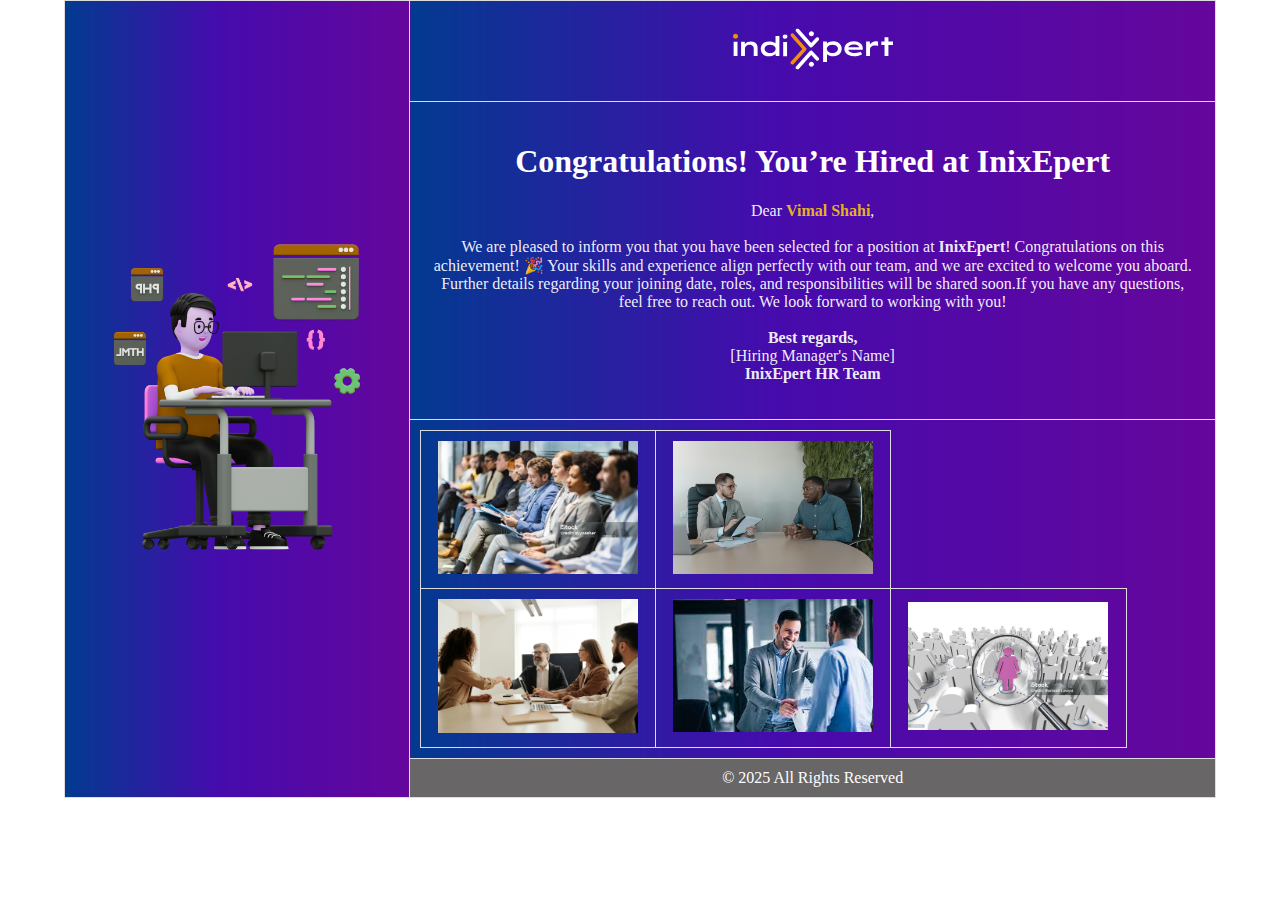
<file: index.html>
<!DOCTYPE html>
<html lang="en">

<head>
    <meta charset="UTF-8">
    <meta name="viewport" content="width=device-width, initial-scale=1.0">
    <title>Email Template with Full-Height Sidebar</title>
    <link rel="stylesheet" href="style.css">
</head>

<body>
    <table>
        <tr>
            <td class="sidebar" rowspan="6">
                <img src="image/vocter.png" alt="vocter Image">
            </td>

        </tr>
        <tr>
            <td class="logo">
                <img src="image/indixpert-logo-1.svg" alt="Indixpert logo">
            </td>
        </tr>
        <tr>
            <tr>
                <td class="content" >
                    <h1>Congratulations! You’re Hired at InixEpert</h1>
                    <p>
                        Dear <span><strong>Vimal Shahi</strong></span>,
                        <br><br>
                        We are pleased to inform you that you have been selected for a position at <strong>InixEpert</strong>! Congratulations on this achievement! 🎉
                        Your skills and experience align perfectly with our team, and we are excited to welcome you aboard. Further details regarding your joining date, roles, and responsibilities will be shared soon.If you have any questions, feel free to reach out. We look forward to working with you!
                        <br><br>
                        <strong>Best regards,</strong><br>
                        [Hiring Manager's Name] <br>
                        <strong>InixEpert HR Team</strong>
                    </p>
                </td>
            </tr>
        </tr>
        <tr>
            <td class="Detail" >
                <table width="100%" 
                    <tr >
                        <td  >
                            <img src="image/Image-1.jpg" alt="Job Image" width="200px" >
                        </td>
                        <td> 
                            <img src="image/Image-2.jpg" alt="Job Image" width="200px">
                        </td>
                    </tr>
                 
                        <td> <img src="image/Image-3.jpg" alt="Job Image" width="200px" ></td>
                        <td> <img src="image/Image-4.jpeg" alt="Job Image" width="200px" ></td>
                        <td> <img src="image/Image-5.jpg" alt="Job Image" width="200px" ></td>
                    </tr>

                </table>

             </td>
        </tr> 
        <tr>
            <td colspan="1" class="footer">
            © 2025 All Rights Reserved
          </td>
        </tr>
    </table>
    
</body>

</html>
</file>
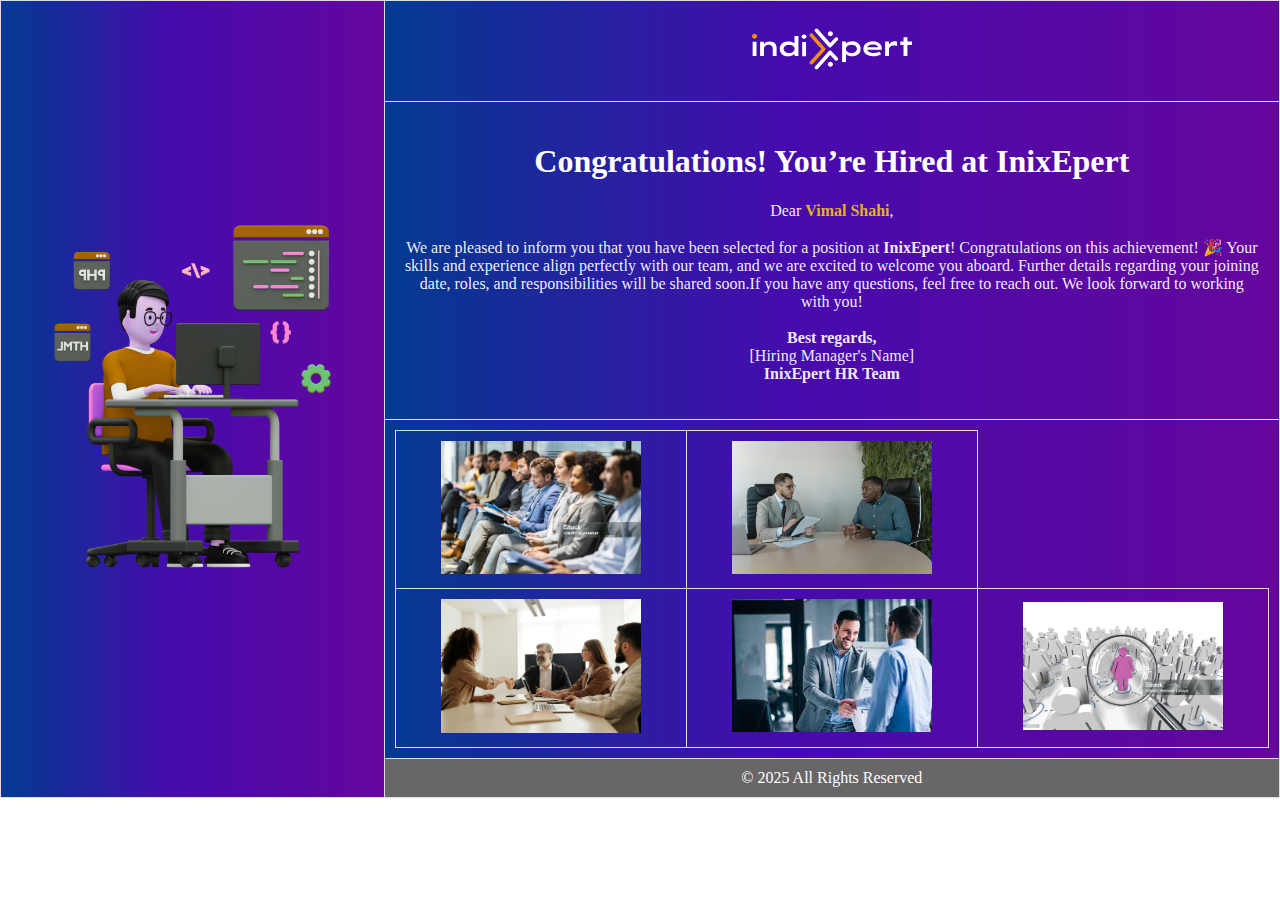
<file: task1/index.html>
<!DOCTYPE html>
<html lang="en">

<head>
    <meta charset="UTF-8">
    <meta name="viewport" content="width=device-width, initial-scale=1.0">
    <title>Email Template with Full-Height Sidebar</title>
    <link rel="stylesheet" href="style.css">
</head>

<body>
    <table>
        <tr>
            <td class="sidebar" rowspan="6">
                <img src="image/vocter.png" alt="vocter Image">
            </td>

        </tr>
        <tr>
            <td class="logo">
                <img src="image/indixpert-logo-1.svg" alt="Indixpert logo">
            </td>
        </tr>
        <tr>
            <tr>
                <td class="content" >
                    <h1>Congratulations! You’re Hired at InixEpert</h1>
                    <p>
                        Dear <span><strong>Vimal Shahi</strong></span>,
                        <br><br>
                        We are pleased to inform you that you have been selected for a position at <strong>InixEpert</strong>! Congratulations on this achievement! 🎉
                        Your skills and experience align perfectly with our team, and we are excited to welcome you aboard. Further details regarding your joining date, roles, and responsibilities will be shared soon.If you have any questions, feel free to reach out. We look forward to working with you!
                        <br><br>
                        <strong>Best regards,</strong><br>
                        [Hiring Manager's Name] <br>
                        <strong>InixEpert HR Team</strong>
                    </p>
                </td>
            </tr>
        </tr>
        <tr>
            <td class="Detail" >
                <table width="100%" >
                    <tr >
                        <td  >
                            <img src="image/Image-1.jpg" alt="Job Image" width="200px" >
                        </td>
                        <td> 
                            <img src="image/Image-2.jpg" alt="Job Image" width="200px">
                        </td>
                    </tr>
                 
                        <td> <img src="image/Image-3.jpg" alt="Job Image" width="200px" ></td>
                        <td> <img src="image/Image-4.jpeg" alt="Job Image" width="200px" ></td>
                        <td> <img src="image/Image-5.jpg" alt="Job Image" width="200px" ></td>
                    </tr>

                </table>

             </td>
        </tr> 
        <tr>
            <td colspan="1" class="footer">
            © 2025 All Rights Reserved
          </td>
        </tr>
    </table>
    
</body>

</html>
</file>
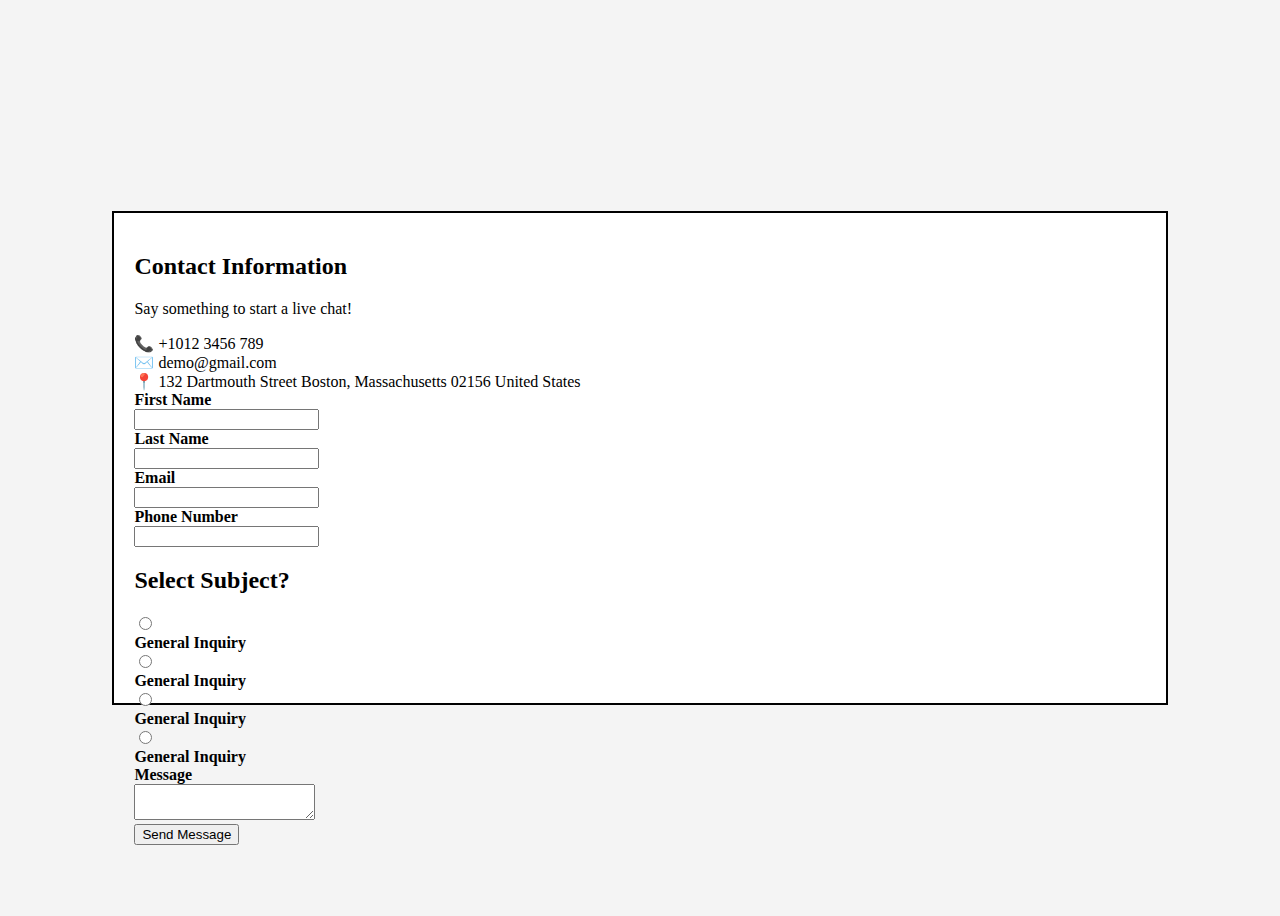
<file: contactuserTask/1/index.html>
<!DOCTYPE html>
<html lang="en">

<head>
    <meta charset="UTF-8">
    <meta name="viewport" content="width=device-width, initial-scale=1.0">
    <title>Document</title>
    <link rel="stylesheet" href="style.css">
</head>

<body>
    <div class="from-contanier">
    <form>
        <div class="contact-info">
            <h2>Contact Information</h2>
            <p>Say something to start a live chat!</p>
            <div>
                📞 +1012 3456 789
            </div>
            <div>
                ✉️ demo@gmail.com
            </div>
            <div>
                📍 132 Dartmouth Street Boston, Massachusetts 02156 United States
            </div>
        <label for="first-name">First Name</label>
        <input type="text" name="first-name" id="first-name">

        <label for="last-name">Last Name</label>
        <input type="text" name="last-name" id="last-name">

        <label for="email">Email</label>
        <input type="email" class="email" id="email">

        <label for="contact">Phone Number</label>
        <input type="tel" class="content" id="contact" pattern="[6-9][0-9]{9}">

        <h2>Select Subject?</h2>
        <input type="radio" id="one" name="General Inquiry" value="One">
        <label for="one">General Inquiry</label>
        <input type="radio" id="General Inquiry" name="General Inquiry" value="two">
        <label for="General Inquiry">General Inquiry</label>
        <input type="radio" id="three" name="General Inquiry" value="Three">
        <label for="three">General Inquiry</label>
        <input type="radio" id="four" name="General Inquiry" value="Four">
        <label for="four">General Inquiry</label>

        <label for="message">Message</label>
        <textarea id="message" name="message"></textarea><br>

        <input type="submit" value="Send Message">
    </form>
</div>
</body>

</html>
</file>
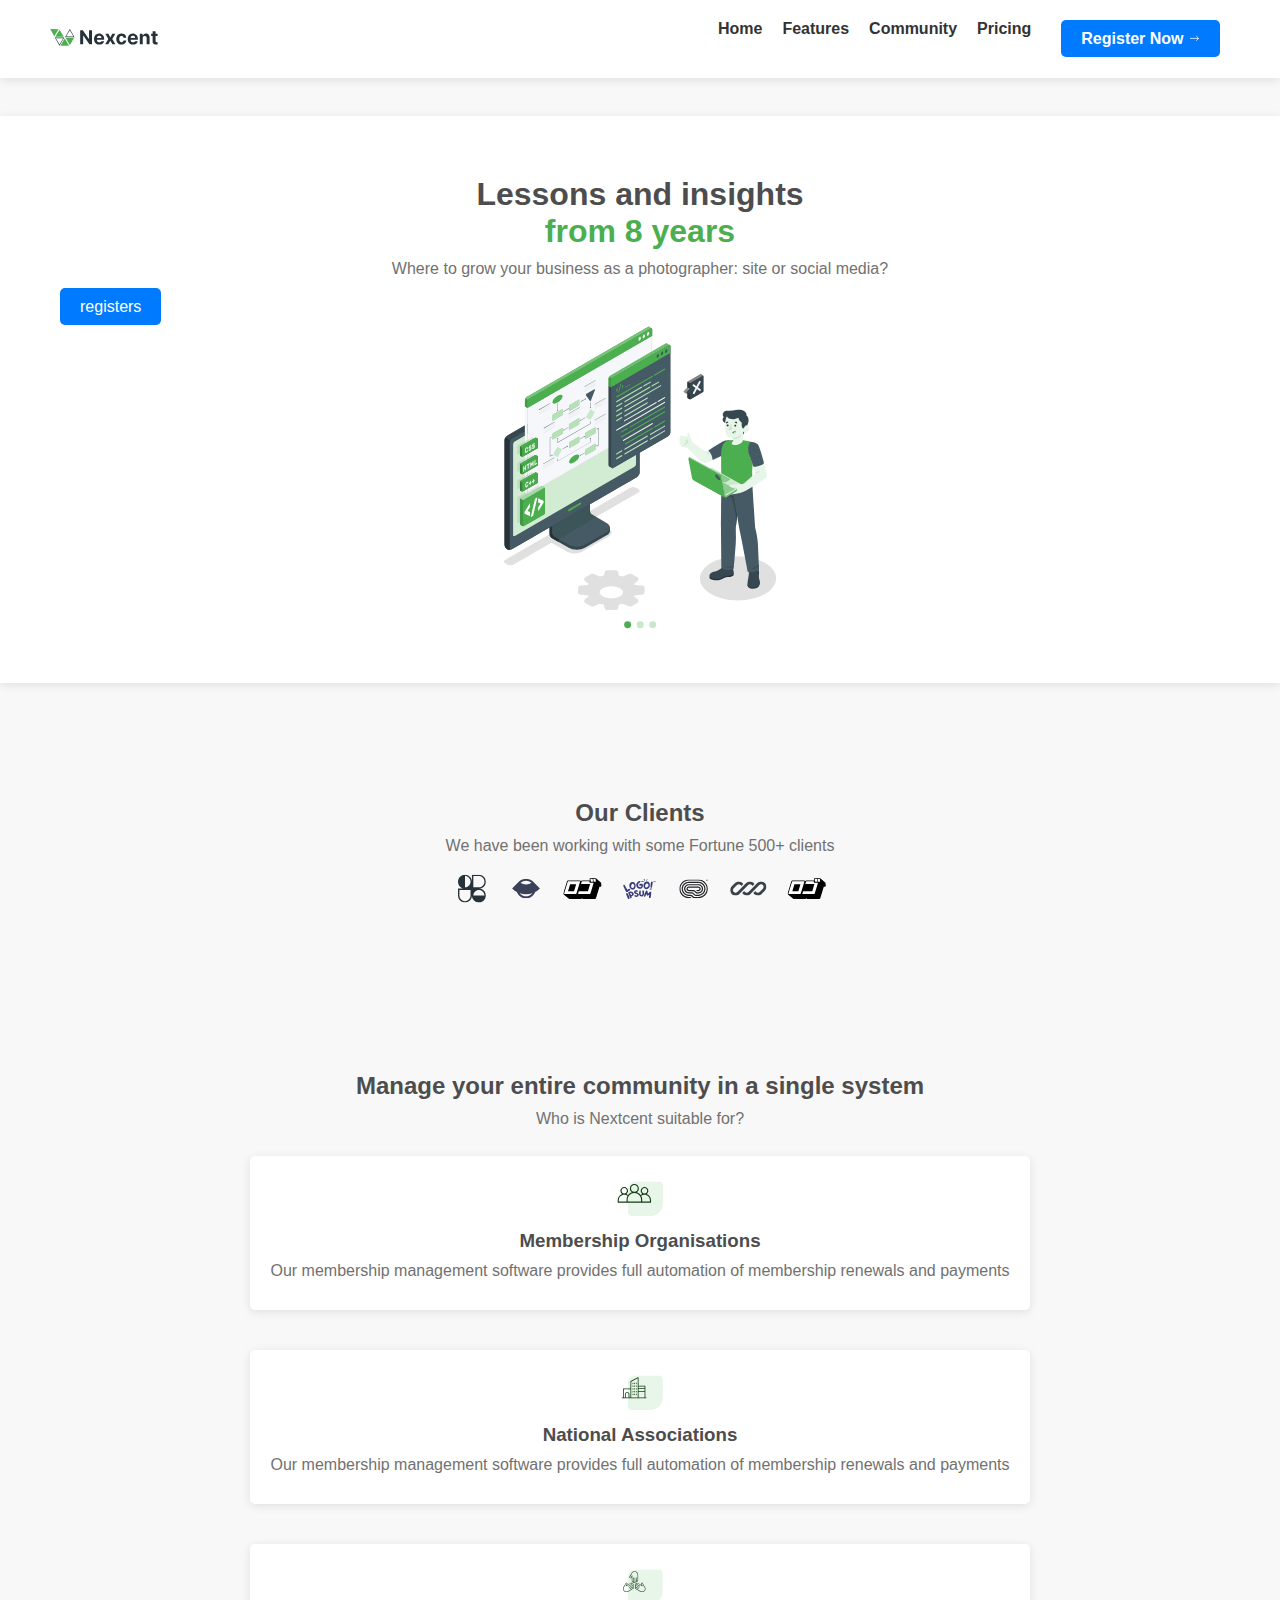
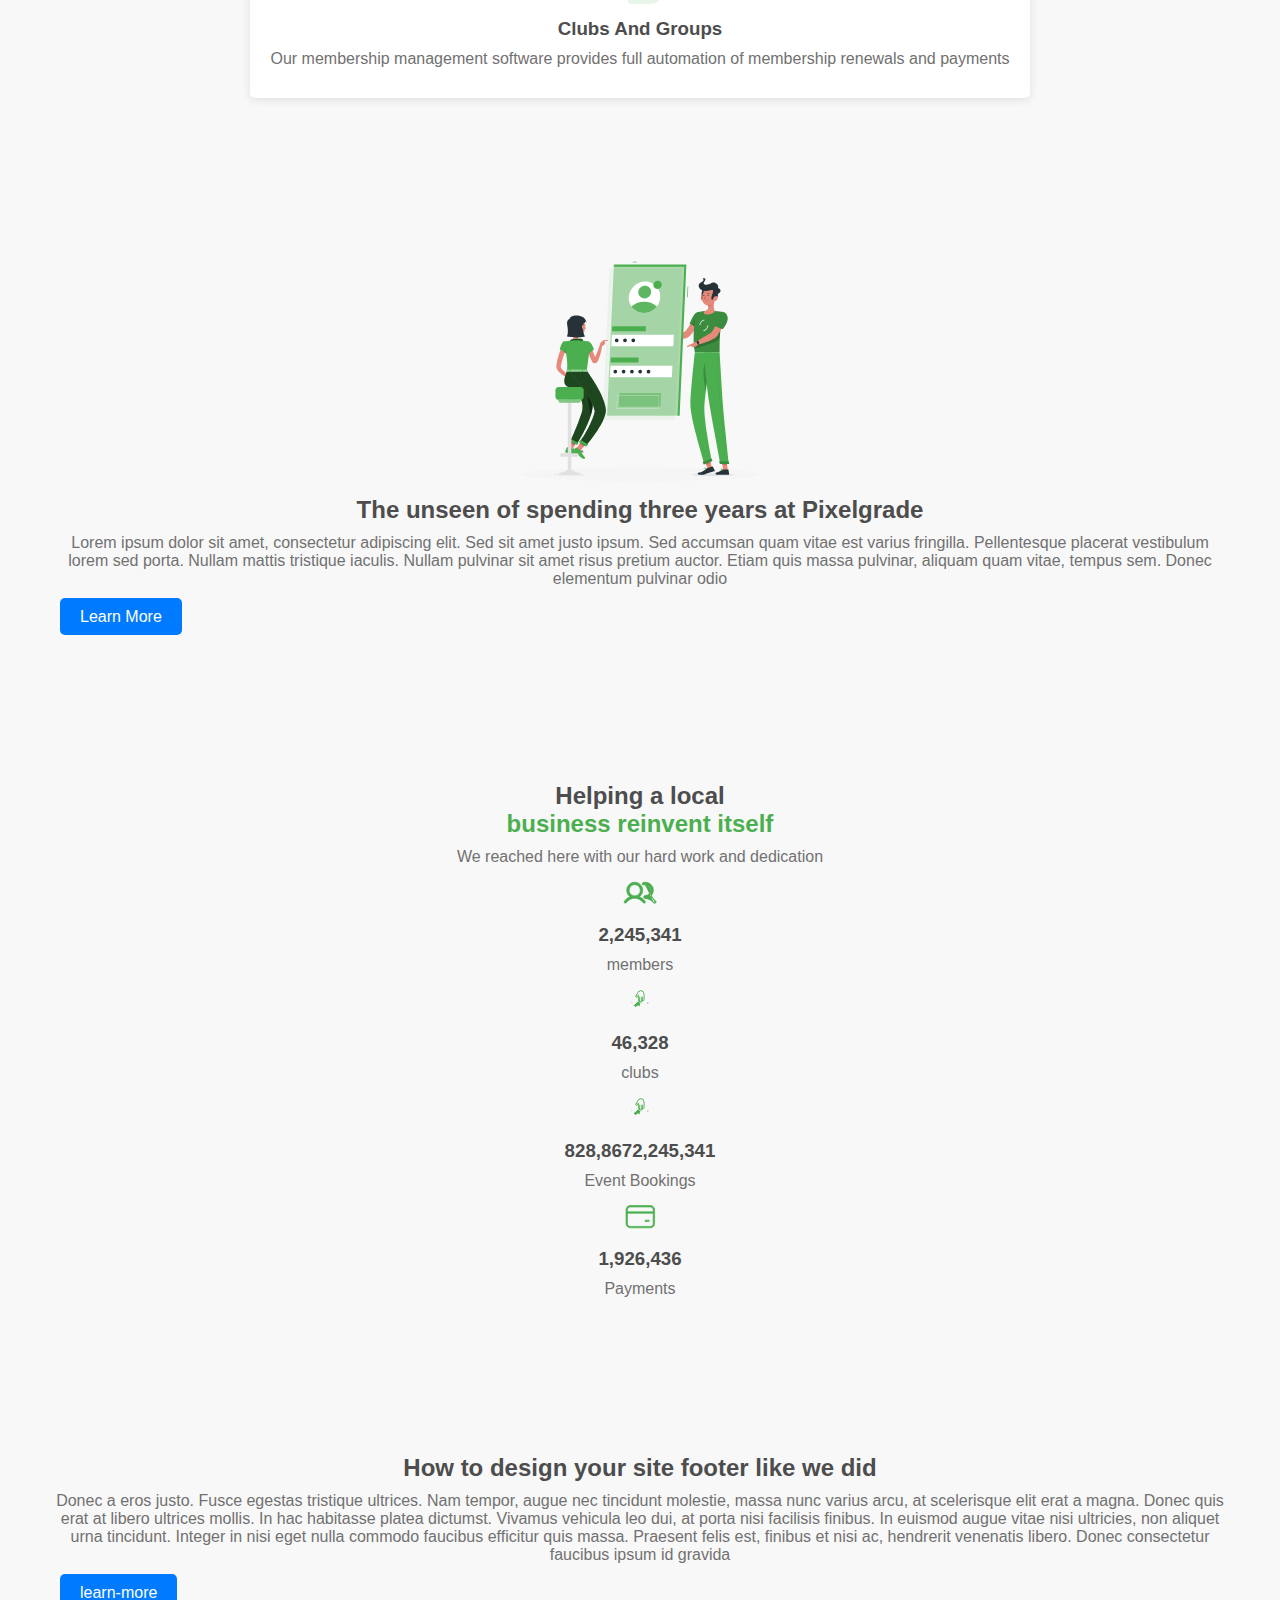
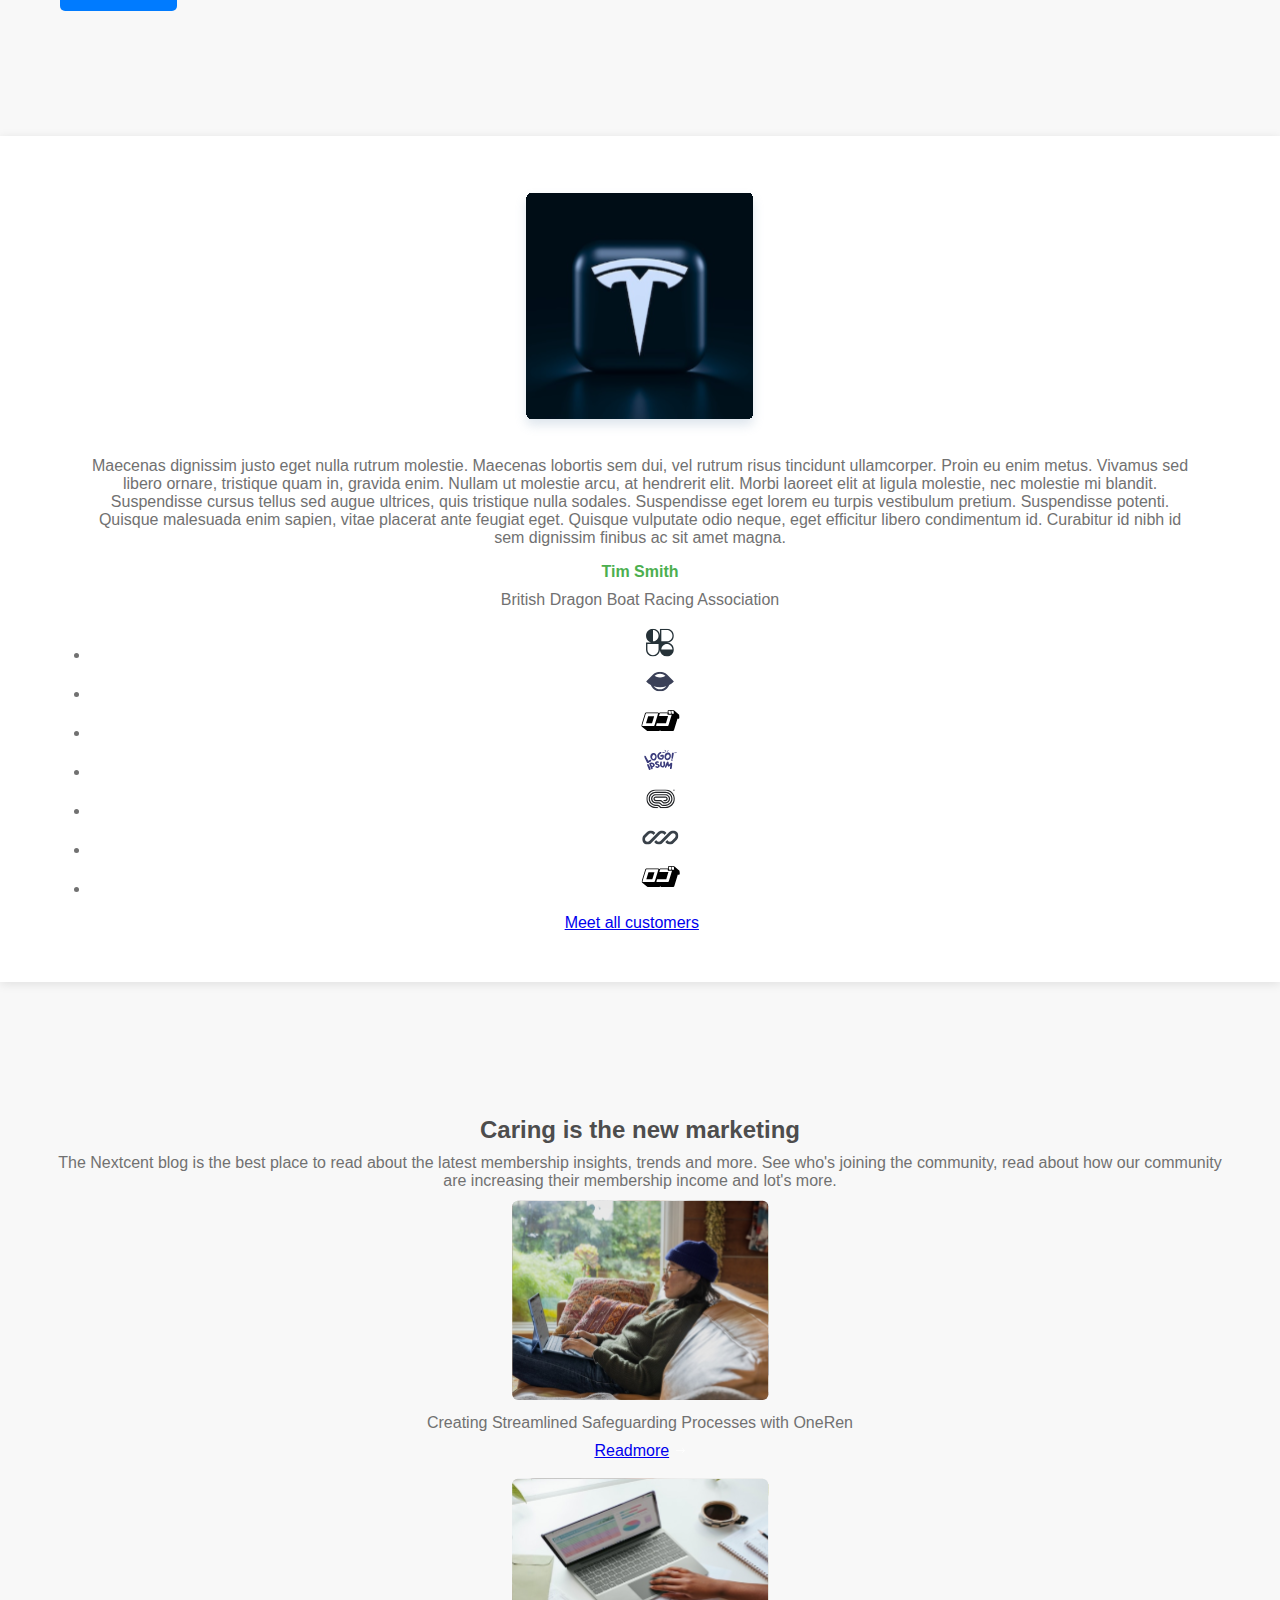
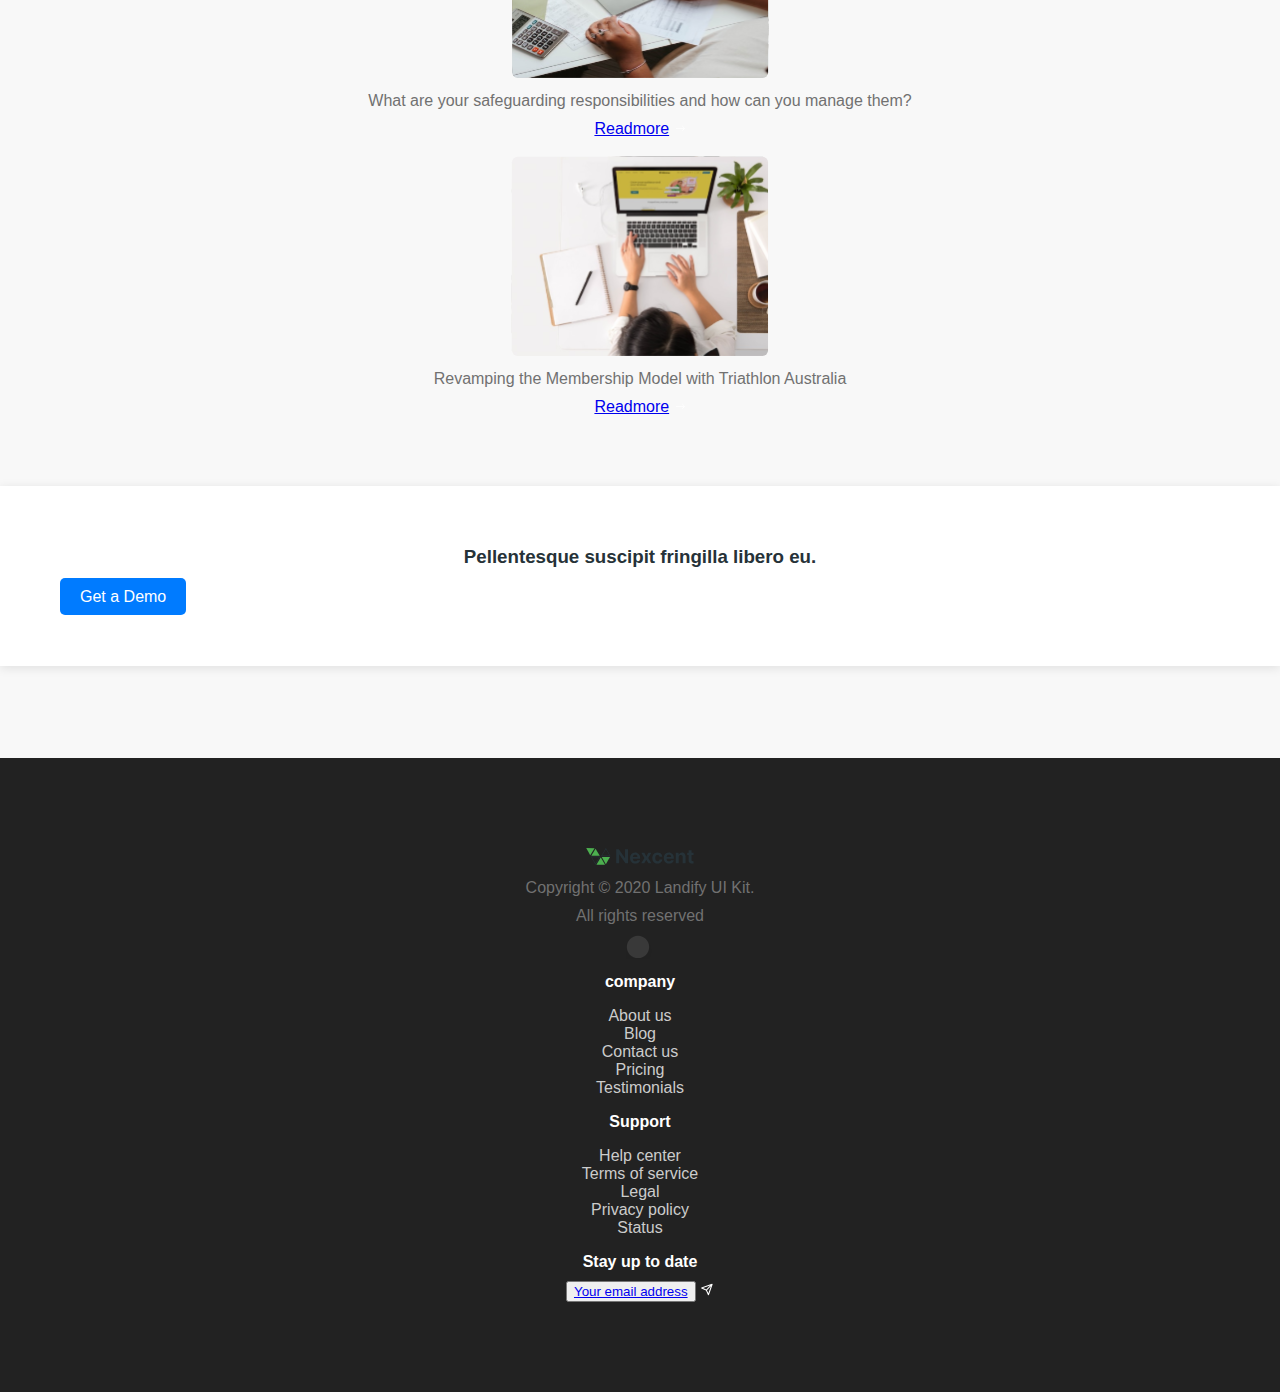
<file: LAYOUT-2 (2)/LAYOUT-2/index.html>
<!DOCTYPE html>
<html lang="en">

<head>
    <meta charset="UTF-8">
    <meta name="viewport" content="width=device-width, initial-scale=1.0">
    <title>layout2</title>
    <link rel="stylesheet" href="style.css">
</head>

<body>
    <header>
        <div class="consept">
            <nav>
                <a herf="index-2.html" aria-level="Nexcent"><img src="./images/Logo.svg" alt="Nexcent logo"></a>
                <ul role="navigation">
                    <li><a href="#">Home</a></li>
                    <li><a href="#">Features</a></li>
                    <li><a href="#">Community</a></li>
                    <li><a href="#">Pricing</a></li>
                    <li class="register-button"><a href="javascript: void(0)">Register Now <img src="./images/Right.svg"
                                alt="aroow image"></a></li>

                </ul>
            </nav>
        </div>
    </header>
    </br>
    <section class="panel-work">
        <div class="section-1">
            <div classs="bottom-left-panel">
                <h1>
                    <div class="upper">
                        Lessons and insights
                    </div>
                    <div class="lower">
                        from 8 years
                    </div>
                </h1>
                <p>Where to grow your business as a photographer: site or social media?</p>
                <div class="register-button">
                    <a href="javascript: void(0)">registers</a>
                </div>
            </div>
            <div class="bottom-right-panel">
                <img src="./images/image_ nexcent.svg" alt="nexcent image">
            </div>
            <div class="bottom-center-panel">
                <img src="./images/Dot.svg" alt="nexcent image">
            </div>

        </div>
    </section>
    </br>
    </br>
    <section class="non-pannel-work">
        <div class="section-2">
            <div class="bottom-center-panel">
                <h2>Our Clients</h2>
                <p>We have been working with some Fortune 500+ clients</p>
            </div>
            <div class="images-clients">
                <ul>
                    <li><img src="./images/Logo (1).svg" alt="logo1"></li>
                    <li><img src="./images/Logo (2).svg" alt="logo2"></li>
                    <li><img src="./images/Logo (3).svg" alt="logo3"></li>
                    <li><img src="./images/Logo (4).svg" alt="logo4"></li>
                    <li><img src="./images/Logo (5).svg" alt="logo5"></li>
                    <li><img src="./images/Logo (6).svg" alt="logo6"></li>
                    <li><img src="./images/Logo (7).svg" alt="logo7"></li>
                </ul>
            </div>
        </div>
    </section>
    </br>
    </br>
    <section class="non-pannel-work">
        <div class="section-3">
            <div class="upper-panel">
                <h2>Manage your entire community in a single system</h2>
                <p>Who is Nextcent suitable for?</p>
            </div>
            </br>
            <div class="about-manage">
                <div id="bottom-left-panel">
                    <img src="./images/Icon.svg" alt="icon1">
                    <h3>Membership Organisations </h3>
                    <p>Our membership management software provides full automation of membership renewals and payments
                    </p>
                </div>
                <div id="bottom-center-panel">
                    <img src="./images/Icon (1).svg" alt="icon2">
                    <h3>National Associations </h3>
                    <p>Our membership management software provides full automation of membership renewals and payments
                    </p>
                </div>
                <div id="bottom-right-panel">
                    <img src="./images/Icon (2).svg" alt="icon3">
                    <h3>Clubs And Groups </h3>
                    <p>Our membership management software provides full automation of membership renewals and payments
                    </p>
                </div>
            </div>
        </div>
    </section>
    </br>
    </br>
    </br>
    <section class="non-pannel-work">
        <div section="4">
            <div class="bottom-left-panel">
                <img src="./images/image-working.svg" alt="image working">
            </div>
            <div class="bottom-left-panel">
                <div id="lernig-word">
                    <h2>The unseen of spending three years at Pixelgrade</h2>
                    <p>Lorem ipsum dolor sit amet, consectetur adipiscing elit. Sed sit amet justo ipsum. Sed accumsan
                        quam vitae est varius fringilla. Pellentesque placerat vestibulum lorem sed porta. Nullam mattis
                        tristique iaculis. Nullam pulvinar sit amet risus pretium auctor. Etiam quis massa pulvinar,
                        aliquam quam vitae, tempus sem. Donec elementum pulvinar odio</p>
                </div>
                <div class="register-button">
                    <a href="javascript: void(0)">Learn More</a>
                </div>
            </div>
        </div>
    </section>
    </br>
    </br>
    <section class="pannel-work">
        <div class="section-5">
            <div class="right-pannel">
                <h2>
                    <div id="upper-heading"> Helping a local </div>
                    <div id="lower-heading">business reinvent itself </div>
                </h2>
                <p>We reached here with our hard work and dedication</p>
            </div>

            <div class="left-panel">
                <div id="members">
                    <img src="./images/Icon (3).svg" alt="members image">
                    <h3>2,245,341</h3>
                    <p>members</p>
                </div>
                <div id="clubs">
                    <img src="./images/Icon (4).svg" alt="clubs image">
                    <h3>46,328</h3>
                    <p>clubs</p>
                </div>

                <div id="Event Bookings">
                    <img src="./images/Icon (4).svg" alt="Event Bookings image">
                    <h3> 828,8672,245,341 </h3>
                    <p>Event Bookings</p>
                </div>

                <div id="Payments">
                    <img src="./images/Icon (6).svg" alt="Paymentsimage">
                    <h3>1,926,436 </h3>
                    <p>Payments</p>
                </div>
            </div>
    </section>
    </br>
    </br>
    <section class="non-pannel-work">
        <div class="section-6">
            <div class="bottom-left-panel">
                <img= src="" alt="image nexcent">
            </div>
            <div class="bottom-right-panel">
                <h2>How to design your site footer like we did</h2>
                <p>Donec a eros justo. Fusce egestas tristique ultrices. Nam tempor, augue nec tincidunt molestie, massa
                    nunc varius arcu, at scelerisque elit erat a magna. Donec quis erat at libero ultrices mollis. In
                    hac habitasse platea dictumst. Vivamus vehicula leo dui, at porta nisi facilisis finibus. In euismod
                    augue vitae nisi ultricies, non aliquet urna tincidunt. Integer in nisi eget nulla commodo faucibus
                    efficitur quis massa. Praesent felis est, finibus et nisi ac, hendrerit venenatis libero. Donec
                    consectetur faucibus ipsum id gravida</p>
                <div class="register-button">
                    <a href="javascript: void(0)">learn-more</a>
                </div>
            </div>

        </div>
    </section>
    </br>
    </br>
    </br>

    <section class="panel-work">
        <div class="section-7">
            <div class="bottom-left-panel">
                <img src="./images/image 9headphones.svg" alt="headpjone-image">
            </div>
            <div class="bottom-right-panel">
                <blockquote>Maecenas dignissim justo eget nulla rutrum molestie. Maecenas lobortis sem dui, vel rutrum
                    risus tincidunt ullamcorper. Proin eu enim metus. Vivamus sed libero ornare, tristique quam in,
                    gravida enim. Nullam ut molestie arcu, at hendrerit elit. Morbi laoreet elit at ligula molestie, nec
                    molestie mi blandit. Suspendisse cursus tellus sed augue ultrices, quis tristique nulla sodales.
                    Suspendisse eget lorem eu turpis vestibulum pretium. Suspendisse potenti. Quisque malesuada enim
                    sapien, vitae placerat ante feugiat eget. Quisque vulputate odio neque, eget efficitur libero
                    condimentum id. Curabitur id nibh id sem dignissim finibus ac sit amet magna.</blockquote>
                <div id="local-word">
                    <h4>Tim Smith</h4>
                    <p>British Dragon Boat Racing Association</p>
                </div>
                <div id="icon-images-to">
                    <ul>
                        <li><img src="./images/Logo (1).svg" alt="logo1"></li>
                        <li><img src="./images/Logo (2).svg" alt="logo2"></li>
                        <li><img src="./images/Logo (3).svg" alt="logo3"></li>
                        <li><img src="./images/Logo (4).svg" alt="logo4"></li>
                        <li><img src="./images/Logo (5).svg" alt="logo5"></li>
                        <li><img src="./images/Logo (6).svg" alt="logo6"></li>
                        <li><img src="./images/Logo (7).svg" alt="logo7"></li>
                    </ul>
                </div>
                <div id="meet-all customers">
                    <a href="javascript: void(0)">Meet all customers</a> <img src="./images/Right.svg"
                        alt="right_aroow">
                </div>
            </div>
        </div>
    </section>
    </br>
    </br>
    </br>
    <section class="non-pannel-work">
        <div class="section-8">
            <div class="upper-heading">
                <h2>Caring is the new marketing</h2>
                <p> The Nextcent blog is the best place to read about the latest membership insights, trends and more.
                    See who's joining the community, read about how our community are increasing their membership income
                    and lot's more.​</p>
            </div>
            <div class="costumere-reading">

                <div class="bottom-left-panel">
                    <img src="./images/image 18.svg" alt="rendom-image">
                    <p>Creating Streamlined Safeguarding Processes with OneRen</p>
                    <div id="read-more-a">
                        <a href="javascript: void(0)">Readmore</a> <img src="./images/Right.svg" alt="right_aroow">
                    </div>
                </div>
                </br>
                <div class="bottom-center-panel">
                    <img src="./images/image 19.svg" alt="rendom-image">
                    <p>What are your safeguarding responsibilities and how can you manage them?</p>
                    <div id="read-more-a">
                        <a href="javascript: void(0)">Readmore</a> <img src="./images/Right.svg" alt="right_aroow">
                    </div>
                </div>
                </br>
                <div class="bottom-left-panel">
                    <img src="./images/image 20.svg" alt="rendom-image">
                    <p>Revamping the Membership Model with Triathlon Australia</p>
                    <div id="read-more-a">
                        <a href="javascript: void(0)">Readmore</a> <img src="./images/Right.svg" alt="right_aroow">
                    </div>
                </div>
            </div>
        </div>
    </section>
    <section class="panel-work">
        <div class="some-requrement">
            <h3>Pellentesque suscipit fringilla libero eu.</h3>
            <div class="register-button">
                <a href="javascript: void(0)">Get a Demo</a>
                <img src="./images/Right.svg" alt="right_aroow">
            </div>
        </div>
    </section>
    </main>
    </br>
    </br>
    </br>
    </br>
    <footer>
        <section class="footer">
            <div class="about-nexcent">
                <img src="./images/Logo.svg" alt="logo Nexcent">
                <P>Copyright © 2020 Landify UI Kit.</P>
                <P>All rights reserved</P>
                <div>
                    <img src="./images/BG.svg" alt="social icons">
                </div>
            </div>
            <div id="company">
                <h4>company</h4>

                <ul>
                    <li><a href="javascript: void(0)">About us</a></li>
                    <li><a href="javascript: void(0)">Blog</a></li>
                    <li><a href="javascript: void(0)">Contact us</a></li>
                    <li><a href="javascript: void(0)">Pricing</a></li>
                    <li><a href="javascript: void(0)">Testimonials</a></li>
                </ul>
            </div>
            <div id="Support">
                <h4>Support</h4>
                <ul>
                    <li><a href="javascript: void(0)">Help center</a></li>
                    <li><a href="javascript: void(0)">Terms of service</a></li>
                    <li><a href="javascript: void(0)">Legal</a></li>
                    <li><a href="javascript: void(0)">Privacy policy</a></li>
                    <li><a href="javascript: void(0)">Status</a></li>
                </ul>
            </div>
            <div id="Stay up to date">
                <h4>Stay up to date</h4>
                <button><a href="javascript: void(0)">Your email address</a></button>
                <img src="./images/send.svg" alt="send arrow">

            </div>

        </section>
    </footer>
</body>

</html>
</file>
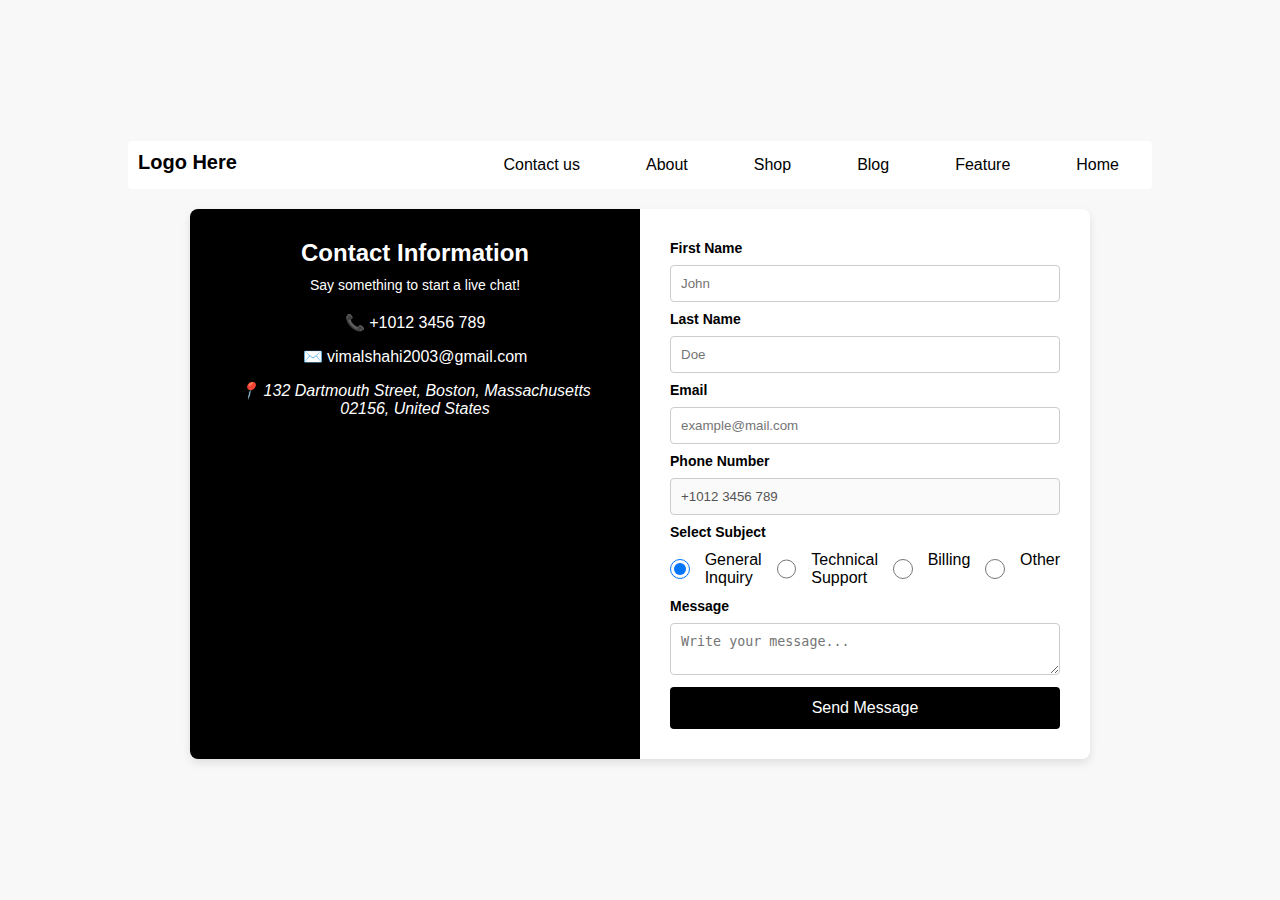
<file: contactuserTask/check.html>
<!DOCTYPE html>
<html lang="en">

<head>
    <meta charset="UTF-8">
    <meta name="viewport" content="width=device-width, initial-scale=1.0">
    <title>Contact Form</title>
    <link rel="stylesheet" href="styles.css">
</head>

<body>

    <header>
        <nav class="navbar">
            <ul>
                <div class="logo">Logo Here</div>
                <div class="top-right">
                <li><a href="#">Home</a></li>
                <li><a href="#">Feature</a></li>
                <li><a href="#">Blog</a></li>
                <li><a href="#">Shop</a></li>
                <li><a href="https://www.academy.indixpert.com/">About</a></li>
                <li><a href="#">Contact us</a></li>
            </div>
            </ul>
        </nav>

    </header>

    <div class="container">
        <div class="contact-info">
            <h2>Contact Information</h2>
            <p>Say something to start a live chat!</p>
            <div>
                <a href="tel:+10123456789">📞 +1012 3456 789</a>
            </div>
            <div>
                <a href="mailto:vimalshahi2003@gmail.com">✉️ vimalshahi2003@gmail.com</a>
            </div>
            <div>
                <address>📍 132 Dartmouth Street, Boston, Massachusetts 02156, United States</address>
            </div>
        </div>

        <div class="contact-form">
            <form action="submit_form.php" method="POST">
                <label>First Name</label>
                <input type="text" name="first_name" placeholder="John" required>

                <label>Last Name</label>
                <input type="text" name="last_name" placeholder="Doe" required>

                <label>Email</label>
                <input type="email" name="email" placeholder="example@mail.com" required>

                <label>Phone Number</label>
                <input type="text" value="+1012 3456 789" disabled>

                <label>Select Subject</label>
                <div class="subject">
                    <input type="radio" name="subject" value="General Inquiry" checked> General Inquiry
                    <input type="radio" name="subject" value="Technical Support"> Technical Support
                    <input type="radio" name="subject" value="Billing"> Billing
                    <input type="radio" name="subject" value="Other"> Other
                </div>

                <label>Message</label>
                <textarea name="message" placeholder="Write your message..." required></textarea>

                <button type="submit">Send Message</button>
            </form>
        </div>
    </div>

</body>

</html>
</file>
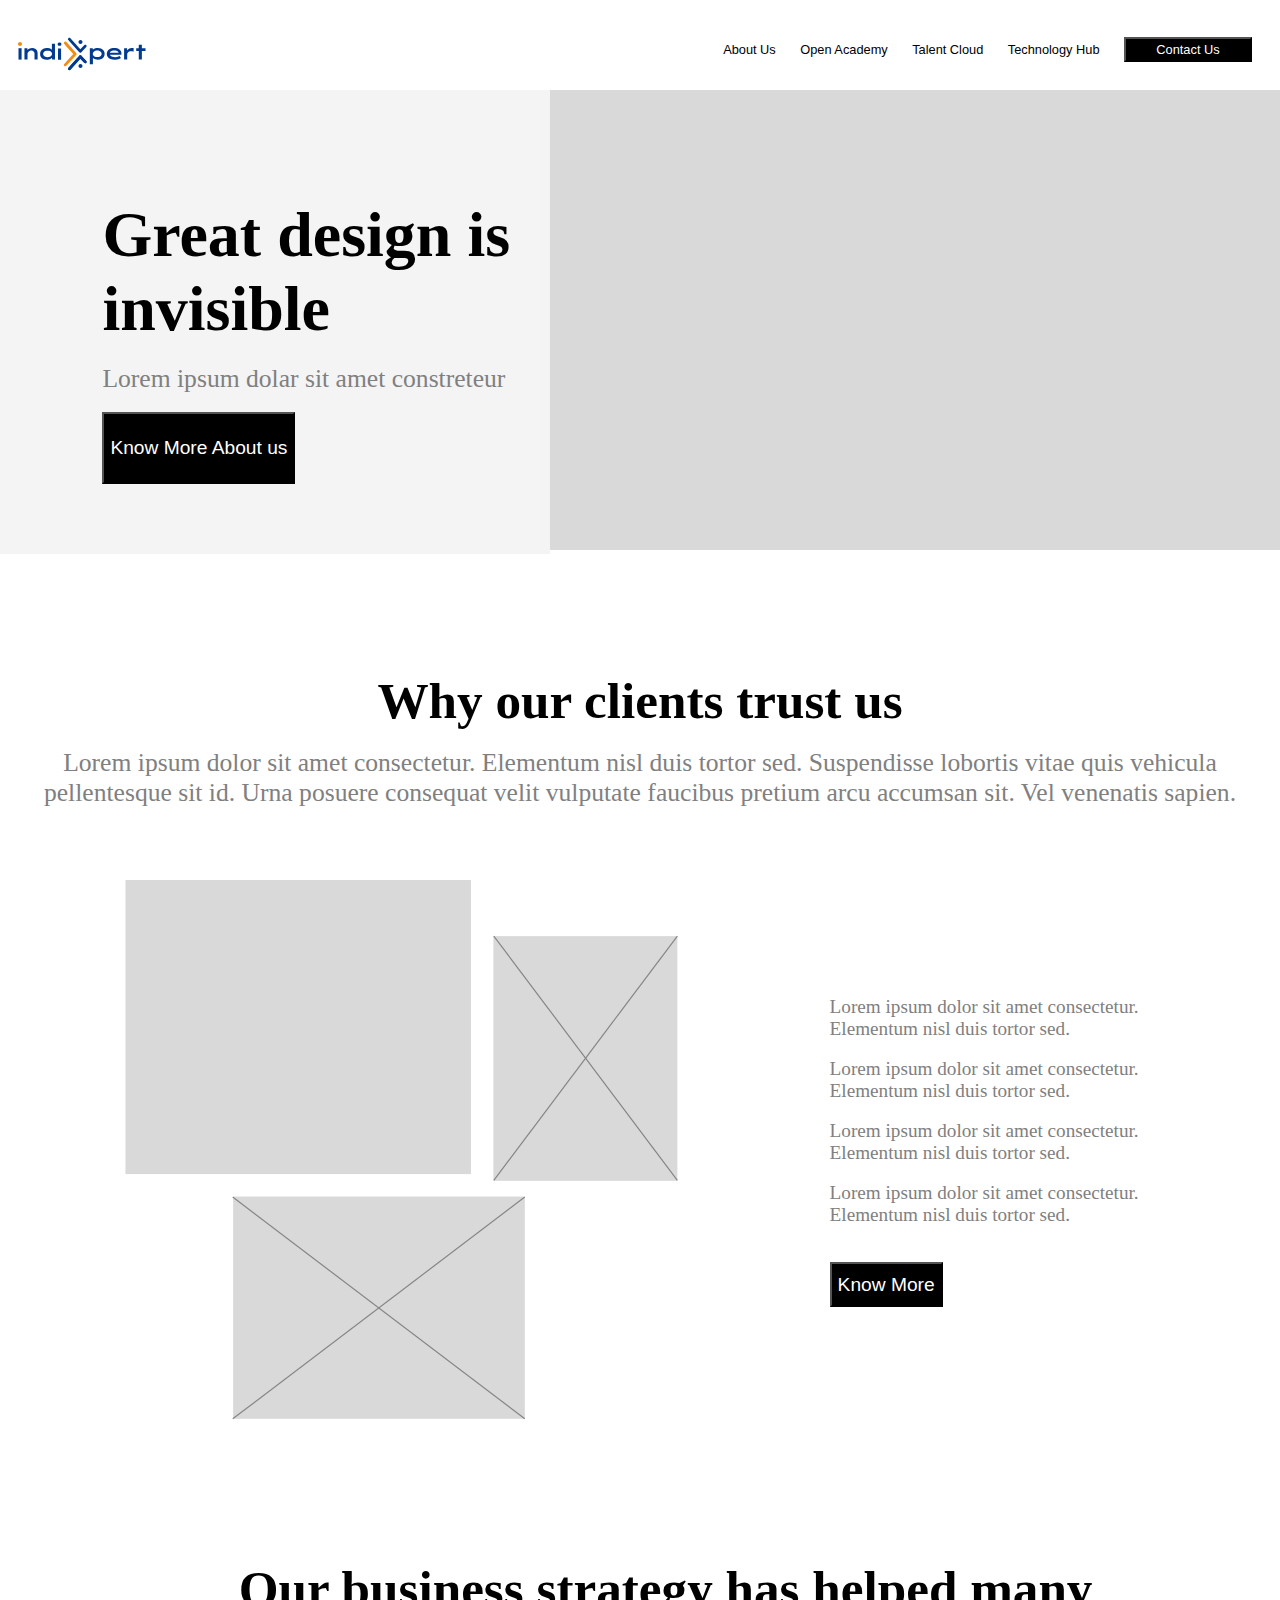
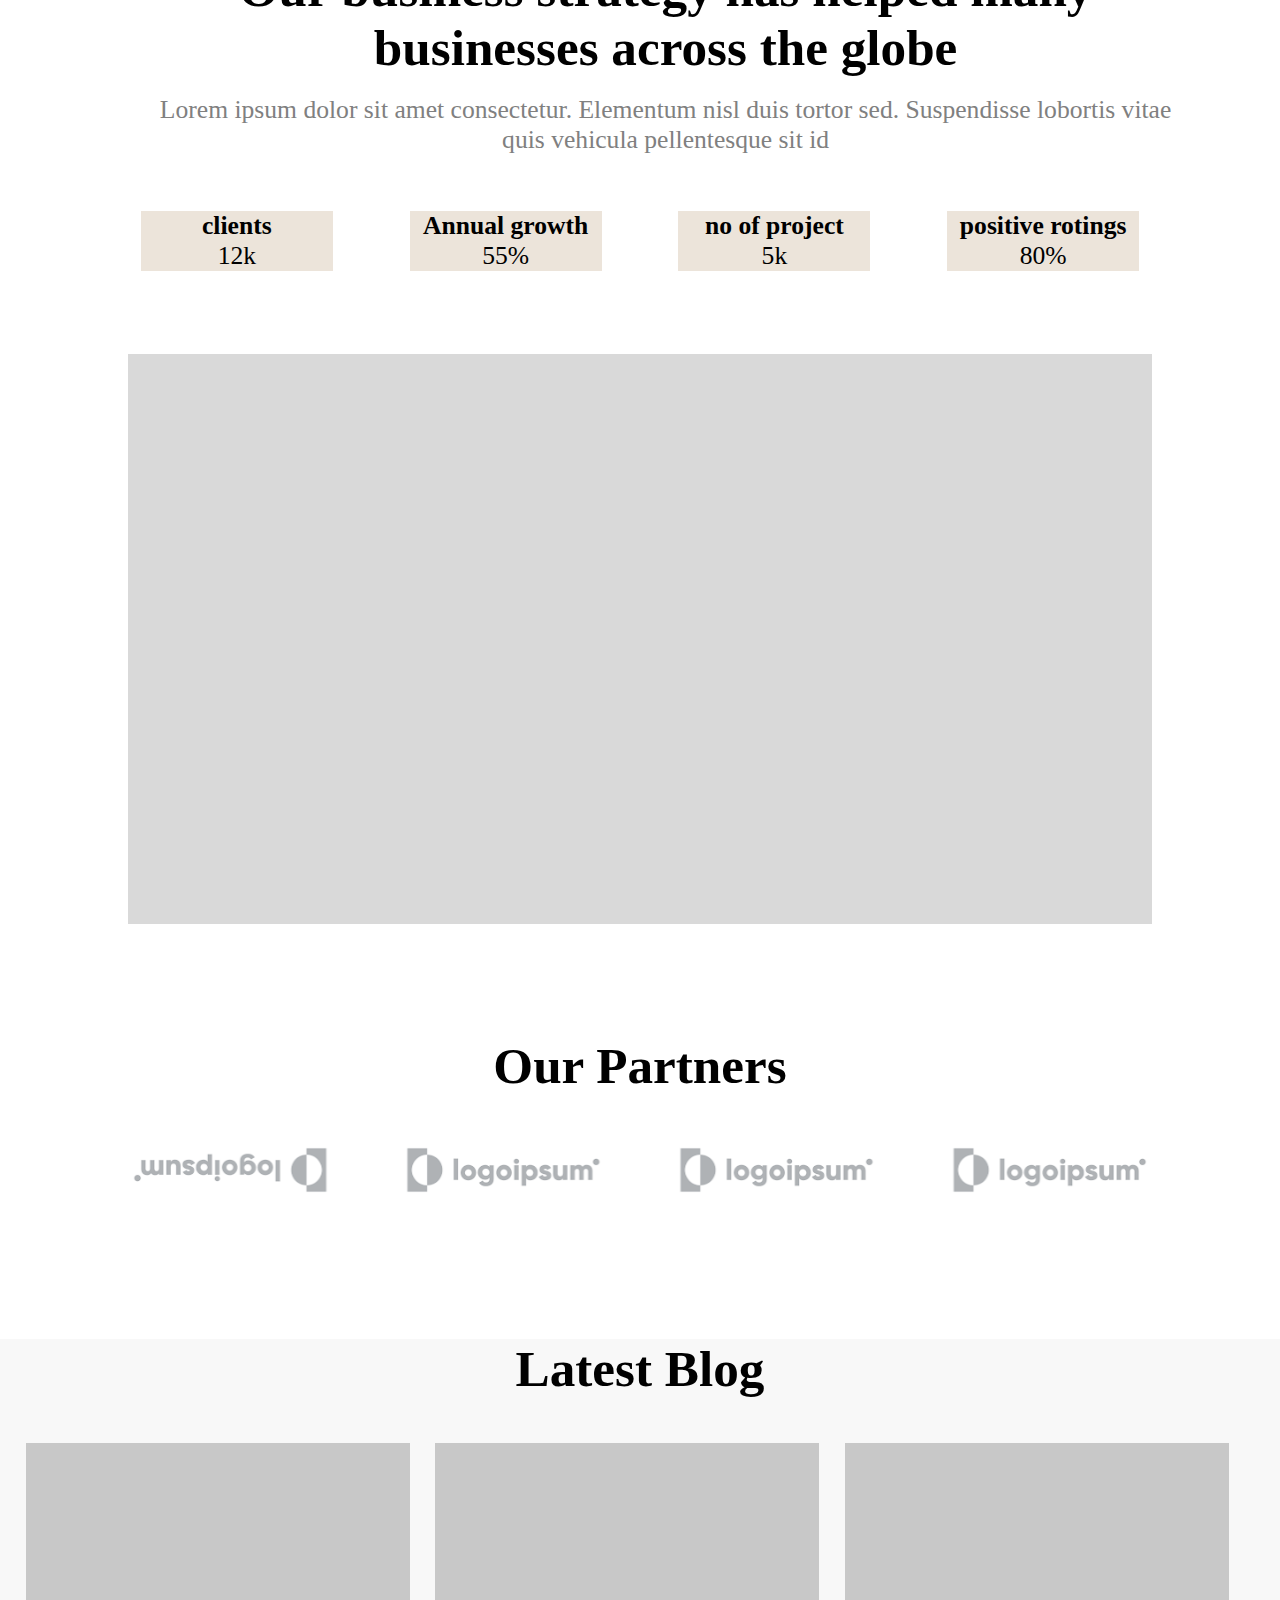
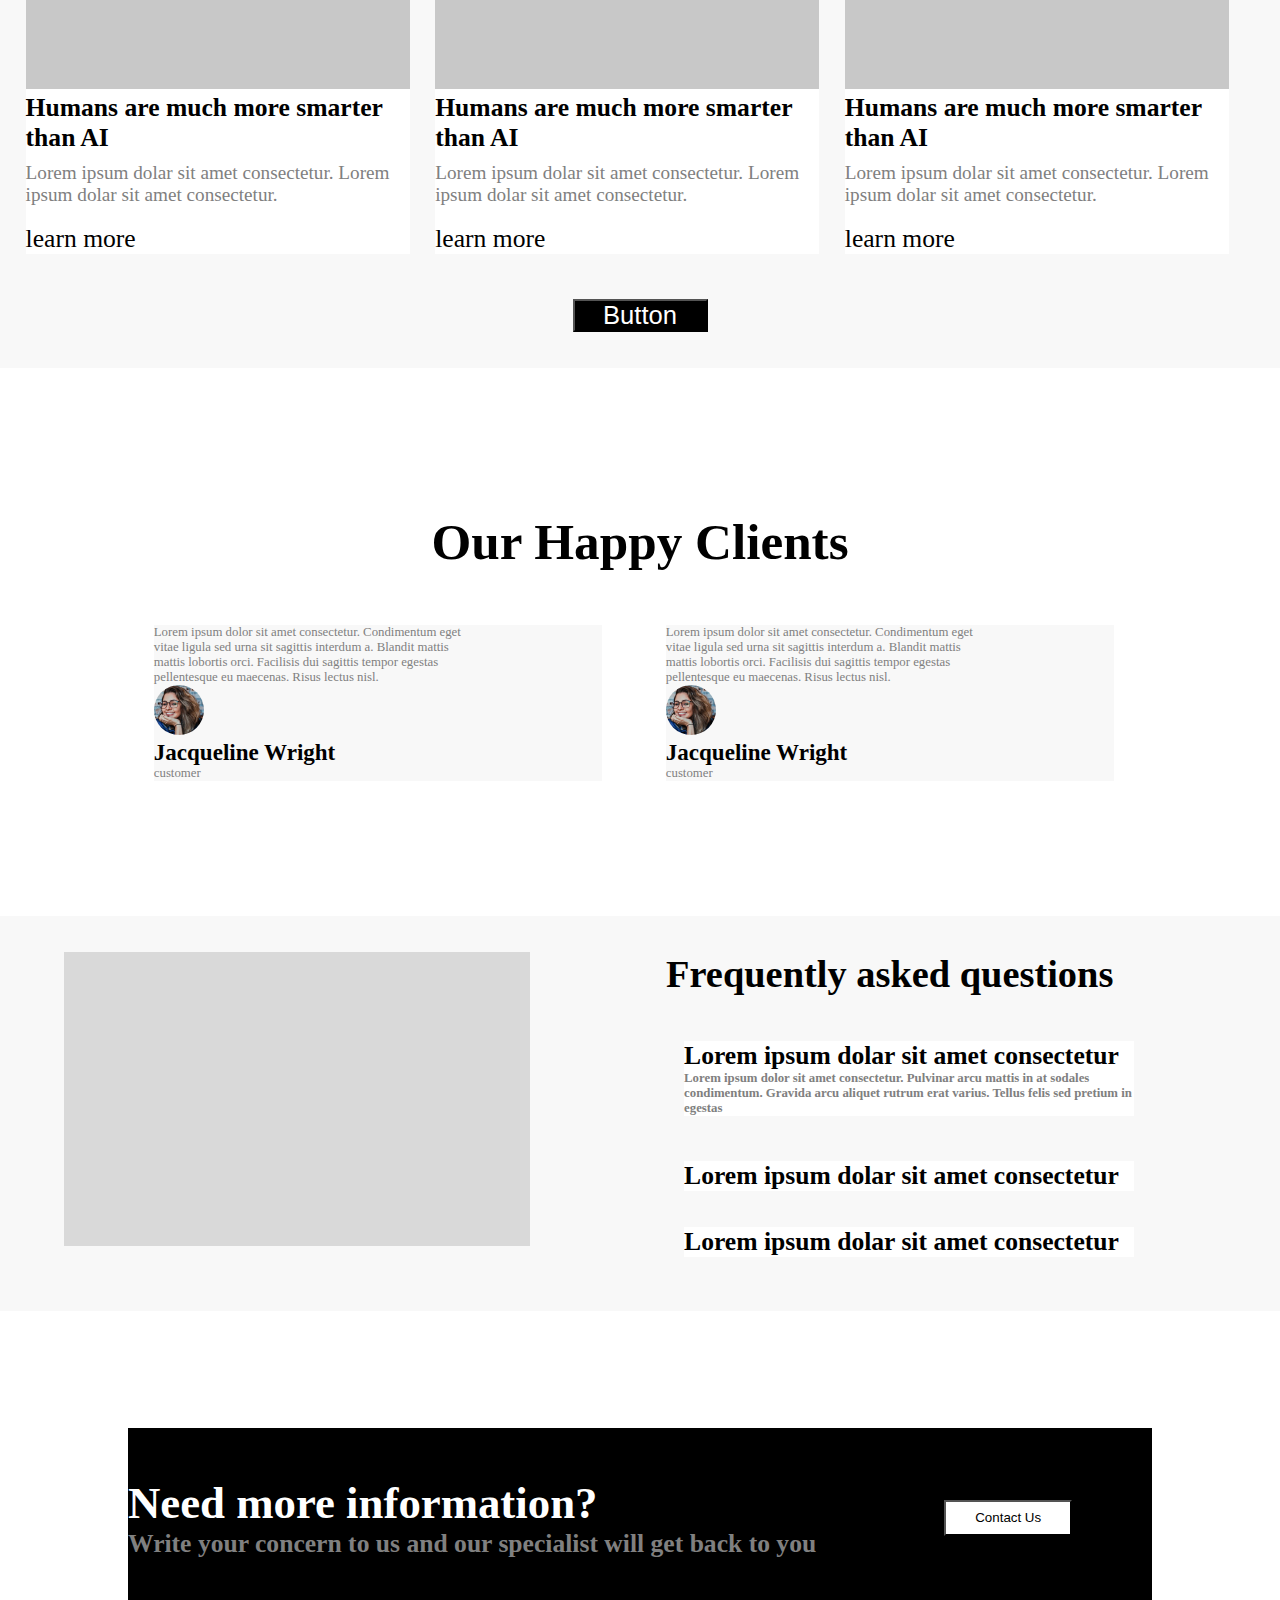
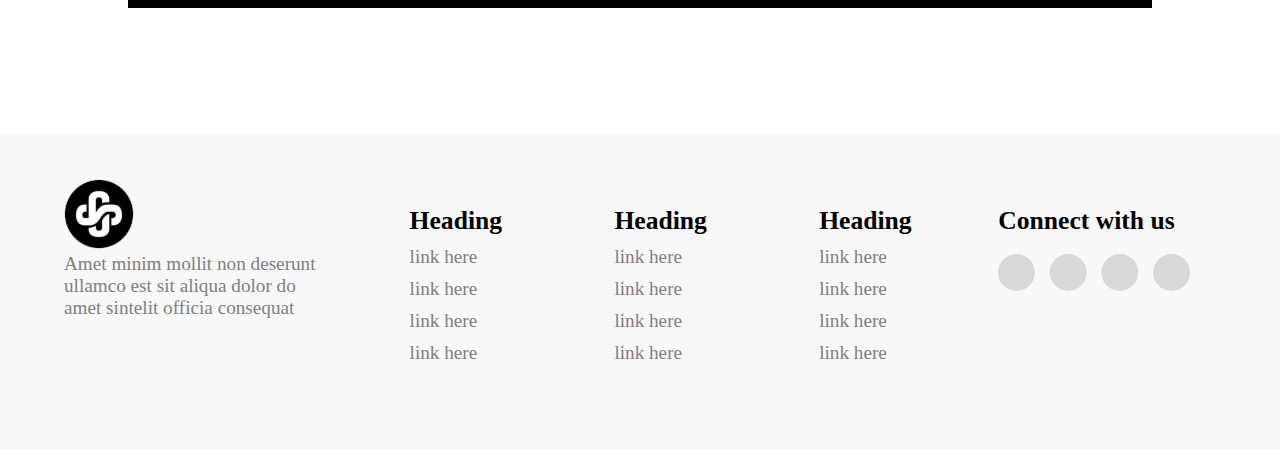
<file: layout-one/layout-one/stucture.html>
<!DOCTYPE html>
<html lang="en">

<head>
    <meta charset="UTF-8">
    <meta name="viewport" content="width=device-width, initial-scale=1.0">
    <title>Document</title>
    <link rel="stylesheet" href="style.css">
</head>

<body>
    <header>
        <nav>
            <img src="./images/indixpert_logo.svg" alt="indixpert logo">
            <div class="menu-right">
                <span>&#9776</span>
                <ul>
                    <li><a href="">About Us</a></li>
                    <li><a href="">Open Academy</a></li>
                    <li><a href="">Talent Cloud</a></li>
                    <li><a href="">Technology Hub</a></li>
                    <li><button id="one"><a id="fir" href="javascript: void(0)">Contact Us</a></button></li>
                </ul>
            </div>
        </nav>
    </header>
    <main>
        <div class="section-1">
            <div id="paart-1">
                <h1>Great design is invisible</h1>
                <p>Lorem ipsum dolar sit amet constreteur</p>
                <button><a href="javascript: void(0)">Know More About us</a></button>
            </div>
            <div id="part-2"> <img src="./images/Rectangle 8966 (1).svg" alt="Rectangle"></div>
        </div>

        <div class="section-2">
            <div class="top-panel-section-2">
                <h2>Why our clients trust us</h2>
                <p>Lorem ipsum dolor sit amet consectetur. Elementum nisl duis tortor sed. Suspendisse lobortis
                    vitae quis vehicula pellentesque sit id. Urna posuere consequat velit vulputate faucibus pretium
                    arcu accumsan sit. Vel venenatis sapien.</p>
            </div>
            <div class="bottom-panel">
                <div class="bottom-left-panel-section-2">
                    <img src="./images/Group 1772.svg" alt="usp placeholder">
                </div>
                <div class="bottom-right-panel-section-2">
                    <p>Lorem ipsum dolor sit amet consectetur. Elementum nisl duis tortor sed.</p>
                    <p>Lorem ipsum dolor sit amet consectetur. Elementum nisl duis tortor sed.</p>
                    <p>Lorem ipsum dolor sit amet consectetur. Elementum nisl duis tortor sed.</p>
                    <p>Lorem ipsum dolor sit amet consectetur. Elementum nisl duis tortor sed.</p>
                    <p id="know-more">
                        <button> <a href="javascript: void(0)">Know More</a></button>
                    </p>
                </div>
            </div>
        </div>

        <div class="section-3">
            <div class="top-panel-section-3">
                <h2>Our business strategy has helped many businesses across the globe</h2>
                <p id="p1">Lorem ipsum dolor sit amet consectetur. Elementum nisl duis tortor sed. Suspendisse
                    lobortis
                    vitae quis vehicula pellentesque sit id</p>
                <div class="data-section-3">
                    <div id="clients"><b>clients</b>
                        <p>12k</p>
                    </div>
                    <div id="Annual-growth"><b>Annual growth</b>
                        <p>55%</p>
                    </div>
                    <div id="no-of-project"><b>no of project</b>
                        <p>5k</p>
                    </div>
                    <div id="positive-rotings"><b>positive rotings</b>
                        <p>80%</p>
                    </div>
                </div>
            </div>
            <div class="bottom-left-panel-section-3">
                <img src="./images/Rectangle 8966 (2).svg" alt="Rectangle">
            </div>
        </div>
        </div>


        <div class="section-4">
            <div class="top-panel-section-4">
                <h2>
                    Our Partners
                </h2>
                <div class="bottom-top-panel-section-4">
                    <img src="./images/logoipsum.svg" alt="logoipsum">
                </div>
            </div>

        </div>
        <div class="section-5">
           <div class="upeer-heading-section-5">
                <h2>Latest Blog</h2>
            </div>
            <div class="section-5-bottom">
                <div class="bottom-left-panel-section-5">
                    <img src="./images/rectangle_three.svg" alt="rectangle">
                    <div class="discription">
                        <h4>Humans are much more smarter than AI</h4>
                        <p>Lorem ipsum dolar sit amet consectetur. Lorem ipsum dolar sit amet consectetur.</p><br>
                        <a id="learn-more-section-5" href="javascript: void(0)"> learn more</a>
                    </div>

                </div>
                </br>
                <div class="bottom-center-panel-section-5">
                    <img src="./images/rectangle_three.svg" alt="rectangle">
                    <div class="discription">
                        <h4>Humans are much more smarter than AI</h4>
                        <p>Lorem ipsum dolar sit amet consectetur. Lorem ipsum dolar sit amet consectetur.</p><br>
                       <a id="learn-more-section-5" href="javascript: void(0)">learn more</a>
                    </div>

                </div>
                </br>
                <div class="bottom-right-panel-section-5">
                    <img src="./images/rectangle_three.svg" alt="rectangle">
                    <div class="discription">
                        <h4>Humans are much more smarter than AI</h4>
                        <p>Lorem ipsum dolar sit amet consectetur. Lorem ipsum dolar sit amet consectetur.</p><br>
                        <a id="learn-more-section-5" href="javascript: void(0)">learn more</a>
                    </div>

                </div>
            </div>
            <div class="button-sec-5"><button id="button-button">Button</button></div>
            <br>
            <br>
        </div>

        </div>

        </br>
        </br>

        <div class="section-6">
            <div class="top-panel-section-6">
                <h2>Our Happy Clients</h2>
            </div>
            <div class="review">
                <div class="bottom-right-panel-section-6">
                    <p>Lorem ipsum dolor sit amet consectetur. Condimentum eget vitae ligula sed urna sit
                        sagittis interdum a. Blandit mattis mattis lobortis orci. Facilisis dui sagittis tempor
                        egestas pellentesque eu maecenas. Risus lectus nisl.</p>
                    <div class="costumer-image-section-6">
                        <img src="./images/costumer_image.svg" alt="costumerimage">
                        <div class="h5">
                            <h5>Jacqueline Wright</h5>
                            <p>customer</p>
                        </div>
                    </div>

                </div>

                <div class="bottom-left-panel-section-6">
                    <p>Lorem ipsum dolor sit amet consectetur. Condimentum eget vitae ligula sed urna sit
                        sagittis interdum a. Blandit mattis mattis lobortis orci. Facilisis dui sagittis tempor
                        egestas pellentesque eu maecenas. Risus lectus nisl.</p>
                    <div class="costumer-image-section-6">
                        <img src="./images/costumer_image.svg" alt="costumerimage">
                        <div class="h5">
                            <h5>Jacqueline Wright</h5>
                            <p>customer</p>

                        </div>
                    </div>

                </div>
            </div>

        </div>
        </div>

        <div class="section-7">

            <div class="bottom-left-panel">
                <br>
                <br>
                <img src="./images/Rectangle 8966 (1).svg" alt="Rectangle">
                <br>
                <br>
            </div>
            <div class="contant-sec-7">
                <div class="top-panel-section-7">
                    <br>
                    <br>
                    <h3>Frequently asked questions</h3>
                </div>
                <div class="container-messege-section-8">
                    <div class="section-7-h5-p">
                        <h5 id="h5-sec-7">Lorem ipsum dolar sit amet consectetur <p>Lorem ipsum dolor sit
                                amet consectetur. Pulvinar arcu mattis in at sodales
                                condimentum. Gravida arcu aliquet rutrum erat varius. Tellus felis sed
                                pretium
                                in
                                egestas</p>
                        </h5>

                    </div>
                    <div class="sec-7-h3">
                        <h5>Lorem ipsum dolar sit amet consectetur</h5>
                    </div>

                    <div class="thir-h3">
                        <h5>Lorem ipsum dolar sit amet consectetur</h5>
                        <br><br>

                    </div>

                </div>
            </div>

        </div>
        <section class="our-usp">
            <div class="section-9">
                <div class="left-side-section-9">
                    <h2>Need more information? <p>Write your concern to us and our specialist will get back to you
                        </p>
                    </h2>
                </div>
                <div class="right_side-section-9">
                   <button><a id="section-9-a" href="javascript: void(0)">Contact Us</a></button> 
                </div>
            </div>
        </section>
    </main>
    </br>
    </br>
    <footer>
        <section class="artical">

            <div class="footer-detail-section-1">
                <div class="detail-contant-footer">
                    <img src="./images/logo.svg" alt="logo">
                    <p>Amet minim mollit non deserunt
                        ullamco est sit aliqua dolor do amet
                        sintelit officia consequat</p>
                </div>

                <div class="Heading">
                    <div class="fist-foo">
                        <h5>Heading</h5>
                        <a href="javascript: void(0)">link here</a>
                        <a href="javascript: void(0)">link here</a>
                        <a href="javascript: void(0)">link here</a>
                        <a href="javascript: void(0)">link here</a>
                    </div>
                </div>
                <div class="Heading">
                    <div class="sec-foo">
                        <h5>Heading</h5>
                        <a href="javascript: void(0)">link here</a>
                        <a href="javascript: void(0)">link here</a>
                        <a href="javascript: void(0)">link here</a>
                        <a href="javascript: void(0)">link here</a>
                    </div>
                </div>
                <div class="Heading">
                    <div class="thir-foo">
                        <h5>Heading</h5>
                        <a href="javascript: void(0)">link here</a>
                        <a href="javascript: void(0)">link here</a>
                        <a href="javascript: void(0)">link here</a>
                        <a href="javascript: void(0)">link here</a>
                    </div>
                </div>

                <div class="connect-us-foo">
                    <h5>Connect with us</h5>
                        <img src="./images/connect_farme.svg" alt="circle_image">
                    
                </div>

            </div>
        </section>
    </footer>
</body>

</html>
</file>
<file: style.css>
body {
    height: 100%;
    margin: 0;
    display: flex;
    justify-content: center;
    align-items: center;
}

table {
    width: 90%;
    height: 100%;
    border-collapse: collapse;
}


td {
    border: 1px solid #ddd;
    padding: 10px;
    text-align: center;
}

.logo {
    height: 80px;
    background: linear-gradient(90deg, rgb(2, 58, 144) 0%, rgb(70, 11, 173) 45%, rgb(101, 6, 156) 100%);
}

.sidebar {
    width: 30%;
    background: linear-gradient(90deg, rgb(2, 58, 144) 0%, rgb(70, 11, 173) 45%, rgb(101, 6, 156) 100%);
    align-items: center;
    justify-content: center;
}

.sidebar img {
    width: 100%;
    height: auto;
}

.content {
    width: 70%;
    background: linear-gradient(90deg, rgb(2, 58, 144) 0%, rgb(70, 11, 173) 45%, rgb(101, 6, 156) 100%);
    padding: 20px;
}

.content h1{
    color: #ffffff;
}
.content p{
   color: #ffffffee;
}
.content span{
    color: #e7b91ff8;
   
}

.Detail {
    background: linear-gradient(90deg, rgb(2, 58, 144) 0%, rgb(70, 11, 173) 45%, rgb(101, 6, 156) 100%);
    margin:10px;
}
.footer {
    background-color:#2b2929b6;
    text-align:center;
    padding: 10px;
    color: #ffffff;
}
</file>
<file: task1/style.css>
body {
    height: 100%;
    margin: 0;
    display: flex;
    justify-content: center;
    align-items: center;
}

table {
    width: 100%;
    border-collapse: collapse;
}


td {
    border: 1px solid #ddd;
    padding: 10px;
    text-align: center;
}

.logo {
    height: 80px;
    background: linear-gradient(90deg, rgb(2, 58, 144) 0%, rgb(70, 11, 173) 45%, rgb(101, 6, 156) 100%);
}

.sidebar {
    width: 30%;
    background: linear-gradient(90deg, rgb(2, 58, 144) 0%, rgb(70, 11, 173) 45%, rgb(101, 6, 156) 100%);
    align-items: center;
    justify-content: center;
}

.sidebar img {
    width: 100%;
    height: auto;
}

.content {
    width: 70%;
    background: linear-gradient(90deg, rgb(2, 58, 144) 0%, rgb(70, 11, 173) 45%, rgb(101, 6, 156) 100%);
    padding: 20px;
}

.content h1{
    color: #ffffff;
}
.content p{
   color: #ffffffee;
}
.content span{
    color: #e7b91ff8;
   
}

.Detail {
    background: linear-gradient(90deg, rgb(2, 58, 144) 0%, rgb(70, 11, 173) 45%, rgb(101, 6, 156) 100%);
    margin:10px;
}
.footer {
    background-color:#2b2929b6;
    text-align:center;
    padding: 10px;
    color: #ffffff;
}
</file>
<file: contactuserTask/1/style.css>
body{
    background-color: #f4f4f4;
    display: flex;
    justify-content: center;
    align-items: center;
    height: 100vh;
    
}
 .from-contanier {
    background: #FFFFFF;
    border: 2px solid black;
    width: 80%;
    height: 50%;
    padding: 20px;
   
}
label{
    font-weight: bold;
    display:block;
}
.label :not(:has([type="radio"])){
    display: none;
}
</file>
<file: LAYOUT-2 (2)/LAYOUT-2/style.css>
/* General Styles */
body {
    font-family: Arial, sans-serif;
    margin: 0;
    padding: 0;
    background-color: #f8f8f8;
}

/* Header Styles */
header {
    background-color: #fff;
    padding: 20px 50px;
    box-shadow: 0px 2px 10px rgba(0, 0, 0, 0.1);
}

nav {
    display: flex;
    justify-content: space-between;
    align-items: center;
}

nav ul {
    list-style: none;
    display: flex;
    gap: 20px;
    margin: 0;
    padding: 0;
}

nav ul li a {
    text-decoration: none;
    color: #333;
    font-weight: bold;
}

.register-button a {
    background-color: #007bff;
    color: white;
    padding: 10px 20px;
    border-radius: 5px;
    text-decoration: none;
}


.register-button{
    display: inline-block;
    text-align: left;
    width: 100%;
    margin: 10px;
    
}

/* Section Styles */
section {
    padding: 50px;
    text-align: center;
}

h1, h2, h3, h4, p {
    margin: 10px 0;
}

/* Panel Work */
.panel-work {
    background-color: white;
    padding: 50px;
    box-shadow: 0px 2px 10px rgba(0, 0, 0, 0.1);
    margin: 20px auto;
}

/* Client Logos */
.images-clients ul {
    display: flex;
    justify-content: center;
    gap: 20px;
    padding: 0;
    list-style: none;
}

/* About Manage Section */
.about-manage {
    display: flex;
    justify-content: center;
    gap: 40px;
    flex-wrap: wrap;
}

.about-manage div {
    background-color: white;
    padding: 20px;
    border-radius: 5px;
    box-shadow: 0px 2px 10px rgba(0, 0, 0, 0.1);
}

/* Footer Styles */
footer {
    background-color: #222;
    color: white;
    padding: 40px;
    text-align: center;
}

footer ul {
    list-style: none;
    padding: 0;
}

footer ul li a {
    text-decoration: none;
    color: #ccc;
}

/* Responsive Design */
@media (max-width: 768px) {
    nav {
        flex-direction: column;
        text-align: center;
    }
    
    nav ul {
        flex-direction: column;
        gap: 10px;
    }

    .about-manage {
        flex-direction: column;
    }
}

/* Color Styles */
.upper, h2, h3, #upper-heading {
    color: #4D4D4D;
}

.lower, #lower-heading, #local-word {
    color: #4CAF4F;
}

p, .bottom-right-panel {
    color: #717171;
}

.some-requrement h3 {
    color: #263238;
    font-weight: 900;
}
</file>
<file: contactuserTask/styles.css>
* {
  
    margin: 0;
    padding: 0;
    box-sizing: border-box;
}

body {
    font-family: Arial, sans-serif;
    display: flex;
    flex-direction: column;
    justify-content: center;
    align-items: center;
    min-height: 100vh;
    background: #f8f8f8;
    
}

/* Header */
header{
    width: 80%;
}
.logo {
    font-size: 20px;
    font-weight: bold;
    float: inline-start;
    margin: 10px;
}
.navbar {
    background-color: white;
    border-radius: 4px;

}

.navbar ul {
    overflow: auto;
    
}

.navbar li {
    float: right;
    list-style: none;
    margin: 15px 30px;

}

.navbar a {
    padding: 3px 3px;
    text-decoration: none;
    color: rgb(0, 0, 0);

}

.navbar li a:hover {
    background-color: rgb(158, 241, 137);
}

.navbar input {
    border: 2px solid black;
    border-radius: 8px;

}
.top-right{
    float: right;
}
/* header end */


/* Contact Form */
.container {
    display: flex;
    flex-direction: column;
    width: 100%;
    max-width: 900px;
    background: #fff;
    border-radius: 8px;
    overflow: hidden;
    margin-top: 20px;
    box-shadow: 0 4px 8px rgba(0, 0, 0, 0.1);
    flex-direction: row;
}

/* Contact Info */
.contact-info {
    background: #000;
    color: #fff;
    padding: 30px;
    width: 100%;
    text-align: center;
}

.contact-info h2 {
    margin-bottom: 10px;
}

.contact-info p {
    font-size: 14px;
    margin-bottom: 20px;
}

.contact-info div {
    margin-bottom: 15px;
}

.contact-info a {
    text-decoration: none;
    color: #fff;
}

/* Contact Form */
.contact-form {
    padding: 30px;
    width: 100%;
}

.contact-form input,
.contact-form textarea {
    width: 100%;
    padding: 10px;
    margin: 8px 0;
    border: 1px solid #ccc;
    border-radius: 4px;
}

.contact-form label {
    font-size: 14px;
    font-weight: bold;
}

.contact-form .subject {
    display: flex;
    gap: 15px;
    margin: 10px 0;
}

.contact-form button {
    background: black;
    color: white;
    padding: 12px;
    border: none;
    width: 100%;
    cursor: pointer;
    border-radius: 4px;
    font-size: 16px;
}

.contact-form button:hover {
    background: #444;
}
 
/* contact from end */
</file>
<file: layout-one/layout-one/style.css>
*{
    margin: 0;
    padding: 0;
    box-sizing: border-box;
}
header{
    max-width: 100%;
}
nav{
    background-color: white;
    padding: 2vh;
    font-family:sans-serif ;
    max-width: 100%;
    display:flex;
    margin-top: 1vh;
    justify-content: space-between;
    
}
nav img{
    width: 10vw;
    float: left;
    margin-right: 20px;
    margin-top: 1vh;
   
    
}
.menu-right{
    text-align: right;
}

ul li{
    display: inline-block;
    margin: 10px;
    list-style: none;
    font-size: 1vw;
    
   
}
ul li a{
    text-decoration: none;
    color: black;
    font-size: 1vw;
   
}
span{
    margin: 0 20px;
    font-size: 28px;
    cursor: pointer;
    display: none;
}
/* @media only screen and (max-width:800px){
    span{
        display: block;
    }
    ul li{
        display: block;
    }
} */
ul li button{
   
    height: 25px;
    width: 10vw;
    background-color: black;
   
}
#fir{
    color: white;
}

.artical{
    max-width: 100%;
}
.artical{
    margin-top: 10vh;
    width: 100%;
}
.section-1{
    display: flex;
     width: 100%;
}
#part-2{
    width: 100%;
}
#part-2 img{
    width: 100%;
  
  
}
#paart-1{
  
   background-color:#F4F4F4;
   text-align: left;
   justify-content: center;
  

}
#paart-1 h1{
   margin-top: 12vh;
    width: 35vw;
    margin-left: 8vw;
    font-size: 5vw;

}
#paart-1 p{
    color: gray;
    margin-left: 8vw;
    margin-top: 2vh;
    font-size: 2vw;
    
}

#paart-1 button{
    height: 8vh;
    padding: 2px 6px;
    text-decoration: none;
    margin-top: 2vh;
    margin-left: 8vw;
    background-color: black;
    align-items: center;
    font-size: 1.5vw;
   
    
    
}
#paart-1 button a{
    text-decoration: none;
    color: white;
  
}


section-2{
    max-width: 100%;
}
.top-panel-section-2{
    text-align: center;
    margin-top: 13vh;

}
.top-panel-section-2 h2{
    width: 100%;
    font-size: 4vw;
}
.top-panel-section-2 p{
    color: gray;
    font-size: 2vw;
    margin-top: 2vh;
}
.bottom-panel{
    max-width: 100%;
    display: flex;
    margin-top: 6vh;
    padding: 2vh;
    margin-right: 2vw;
    align-items: center;
}
.bottom-left-panel-section-2 img{
    height: 60vh;
    width: 60vw;
    margin-right: 2vw;
}

.bottom-right-panel-section-2 p{
   font-size: 1.5vw;
   margin: 2vh;
   color: gray;
   
  
}
#know-more{
    align-items: start;
}
#know-more  button{
    height: 5vh;
    padding: 2px 6px;
    text-decoration: none;
    margin-top: 2vh;
    background-color: black;
    font-size: 1.5vw;
    text-align: left;
}

#know-more  a{
    text-decoration: none;
    color: white;
}
.section-3{
    max-width: 100%;
}
.top-panel-section-3{
    text-align: center;
    margin-top: 13vh;
    justify-content: center;

}
.top-panel-section-3 h2{
    font-size: 4vw;
    width: 70vw;
   margin-left: 17vw;
    
}
.top-panel-section-3 #p1{
    color: gray;
    font-size: 2vw;
    margin-top: 2vh;
    width: 80vw;
    margin-left: 12vw;
}
.data-section-3{
    display: flex;
    align-items: center;
    justify-content: center;
    margin-top: 2vh;

   

}
#clients{
    margin: 3vw;
    font-size: 2vw;
    width: 15vw;
    background-color: rgb(236, 228, 218);
}
#Annual-growth{
    margin: 3vw;
    font-size: 2vw;
    background-color: rgb(236, 228, 218);
    width: 15vw;
    
}
#no-of-project{
    margin: 3vw;
    font-size: 2vw;
    background-color: rgb(236, 228, 218);
    width: 15vw;
}
#positive-rotings{
    margin: 3vw;
    font-size: 2vw;
    background-color: rgb(236, 228, 218);
    width: 15vw;
}
.bottom-left-panel-section-3{
    width: 100%;
    text-align: center;
    margin-top: 5vh;
}
.bottom-left-panel-section-3 img{
  width: 80%;
}
.section-4{
    width: 100%;
    margin-top: 12vh;
   
}
.top-panel-section-4{
    width: 100%;
    text-align: center;

}
.top-panel-section-4 h2{
    font-size: 4vw;
}
.bottom-top-panel-section-4 img{
  width: 80%;
  margin-top: 5vh;
}
.section-5{
    width: 100%;
    margin-top: 15vh;
    text-align: center;
    background-color: #F8F8F8;
    
}
.section-5 h2 {
    font-size: 4vw;
    
}
.section-5-bottom{
    display: flex;
    max-width: 100%;
    margin-top: 5vh;
    
    
}
.bottom-left-panel-section-5 {
    text-align: left;
    justify-content: center;
    align-items: center;
    margin-left: 2vw;
    background-color: white;
}

.bottom-left-panel-section-5 img{
   width: 30vw; 
}
.bottom-left-panel-section-5 h4{
    width: 30vw; 
    font-size: 2vw;
    text-align: left;
    justify-content: center;
    align-items: center;
    
}
.bottom-left-panel-section-5 p{
    color: gray;
    font-size: 1.5vw;
    width: 30vw; 
    margin-top: 1vh;
}
.bottom-left-panel-section-5 button{
    width: 8vw;
    height: 5vh;
    background-color: black;
    margin-top: 1vh;
}
.bottom-left-panel-section-5 a{
    font-size: 1.4vw;
    text-decoration: none;
    color: white;
    
}

.bottom-center-panel-section-5 {
    text-align: left;
    justify-content: center;
    align-items: center;
    margin-left: 2vw;
    background-color: white;
}

.bottom-center-panel-section-5 img{
   width: 30vw; 
}
.bottom-center-panel-section-5 h4{
    width: 30vw; 
    font-size: 2vw;
    text-align: left;
    justify-content: center;
    align-items: center;
}
.bottom-center-panel-section-5 p{
    color: gray;
    font-size: 1.5vw;
    width: 30vw; 
    margin-top: 1vh;
}
.bottom-center-panel-section-5 button{
    width: 8vw;
    height: 5vh;
    background-color: black;
    margin-top: 1vh;
}
.bottom-center-panel-section-5 a{
    font-size: 1.4vw;
    text-decoration: none;
    color: white;
    
}
.bottom-right-panel-section-5 {
    text-align: left;
    justify-content: center;
    align-items: center;
    margin-left: 2vw;
    background-color: white;
}

.bottom-right-panel-section-5 img{
   width: 30vw; 
}
.bottom-right-panel-section-5 h4{
    width: 30vw; 
    font-size: 2vw;
    text-align: left;
    justify-content: center;
    align-items: center;
}
.bottom-right-panel-section-5 p{
    color: gray;
    font-size: 1.5vw;
    width: 30vw; 
    margin-top: 1vh;
}

.discription a{
    font-size: 2vw;
    margin-top: 2vh;
    text-decoration: none;
    color: black;
}
.button-sec-5{
    margin-top: 5vh;
    text-align: center;
    padding: 2px,6px;
}
.button-sec-5 button{
    width: 15vh;
    font-size: 2vw;
    background-color: black;
    color: white;
}
.section-6{
    width: 100%;
    text-align: center;
    margin-top: 12vh;
}
.top-panel-section-6{
    width: 100%;
}
.top-panel-section-6 h2{
    font-size: 4vw;
}
.review{
    display: flex;
    width: 100%;
    gap: 5vw;
    margin-top: 6vh;
    align-items: center;
    text-align: center;
    justify-content: center;

}
.bottom-right-panel-section-6 {
    width: 35vw;
    text-align: left;
    margin-left: 10vh;
    background-color: #F8F8F8;
}
.bottom-right-panel-section-6 p{
   color: gray;
   font-size: 1vw;
   width: 25vw;
}
.bottom-left-panel-section-6{
    width: 35vw;
    text-align: left;
   margin-right: 8vw;
   background-color: #F8F8F8;
}
.bottom-left-panel-section-6 p{
    color: gray;
    font-size: 1vw;
    width: 25vw;
 }
 .h5 h5{
    font-size: 1.8vw;
 }
.section-7{
    display: flex;
    width: 100%;
    margin-top: 15vh;
    text-align: left;
    background-color:#F8F8F8;
 }
 .bottom-left-panel{
    width: 100%;
 }
 .bottom-left-panel img{
    width: 70%;
    margin-left: 5vw;
   
 }
.top-panel-section-7 h3{
    font-size: 3vw;
 }
.container-messege-section-8{
 margin-top: 5vh;

 }
.contant-sec-7{
margin-right: 10vw;
 }
 .section-7-h5-p h5{
    font-size: 2vw;
    margin: 2vh;
    background-color: #fff;
 }
.sec-7-h3 h5{
    font-size: 2vw;
    margin: 2vh;
    margin-top: 5vh;
    background-color: #fff;
 }
.thir-h3 h5{
    font-size: 2vw;
    margin: 2vh;
    margin-top: 4vh;
    background-color: #fff;
}
 .section-7-h5-p h5 p{
    font-size: 1vw;
    color: gray;
 }
 .section-9{
    width: 80%;
    height: 20vh;
    display: flex;
    justify-content:left;
    align-items: center;
    text-align:left;
    margin-top: 13vh;
    background-color: black;
    color: white;
    margin-left: 10vw;
    gap: 10vw;
 }
 .left-side-section-9 h2{
    font-size: 3.5vw;
 }
 .left-side-section-9  h2 p{
    font-size: 2vw;
    color: gray;
 }
 .right_side-section-9 button{
    width: 10vw;
    height: 4vh;
    background-color: white;
 }
 .right_side-section-9 button a{
    text-decoration: none;
    color: black;
 }
 .artical{
    width: 100%;
    height: 35vh;
    background-color:#F8F8F8 ;
  
    
    text-align: left;
 }
 .footer-detail-section-1{
    display: flex;
   
 }
 .Heading .fist-foo a{
   display: block;
   width: 12vw;
   text-decoration: none;
   color: gray;
   margin-left: 5vw;
   margin-top: 10px;
   font-size: 1.5vw;
 }
 .fist-foo {
    margin: 2vw;
   
 }
 .fist-foo h5{
    margin-top: 8vh;
    margin-left: 5vw;
    font-size: 2vw;
 }
 .Heading .sec-foo a{
    display: block;
    width: 12vw;
    text-decoration: none;
   color: gray;
   margin-top: 10px;
   font-size: 1.5vw;
}
.sec-foo {
    margin: 2vw;
   
 }
 .sec-foo h5{
    margin-top: 8vh;
    font-size: 2vw;

 }
.Heading .thir-foo a{
    display: block;
    width: 12vw;
    text-decoration: none;
    color: gray;
    margin-top: 10px;
    font-size: 1.5vw;
}
.thir-foo  {
    margin: 2vw;
   
 }
.thir-foo  h5{
    margin-top: 8vh;
    font-size: 2vw;

 }
.connect-us-foo{
 display: block;
}
.detail-contant-footer{
    margin-top: 5vh;
    margin-left: 5vw;
}
.detail-contant-footer p{
 color: gray;
 width: 20vw;
 font-size: 1.5vw;
}
.connect-us-foo{
    margin-top: 8vh;
}
.connect-us-foo h5{
    font-size: 2vw;
}
.connect-us-foo img{
    margin-top: 2vh;
    width: 15vw;
}
</file>
